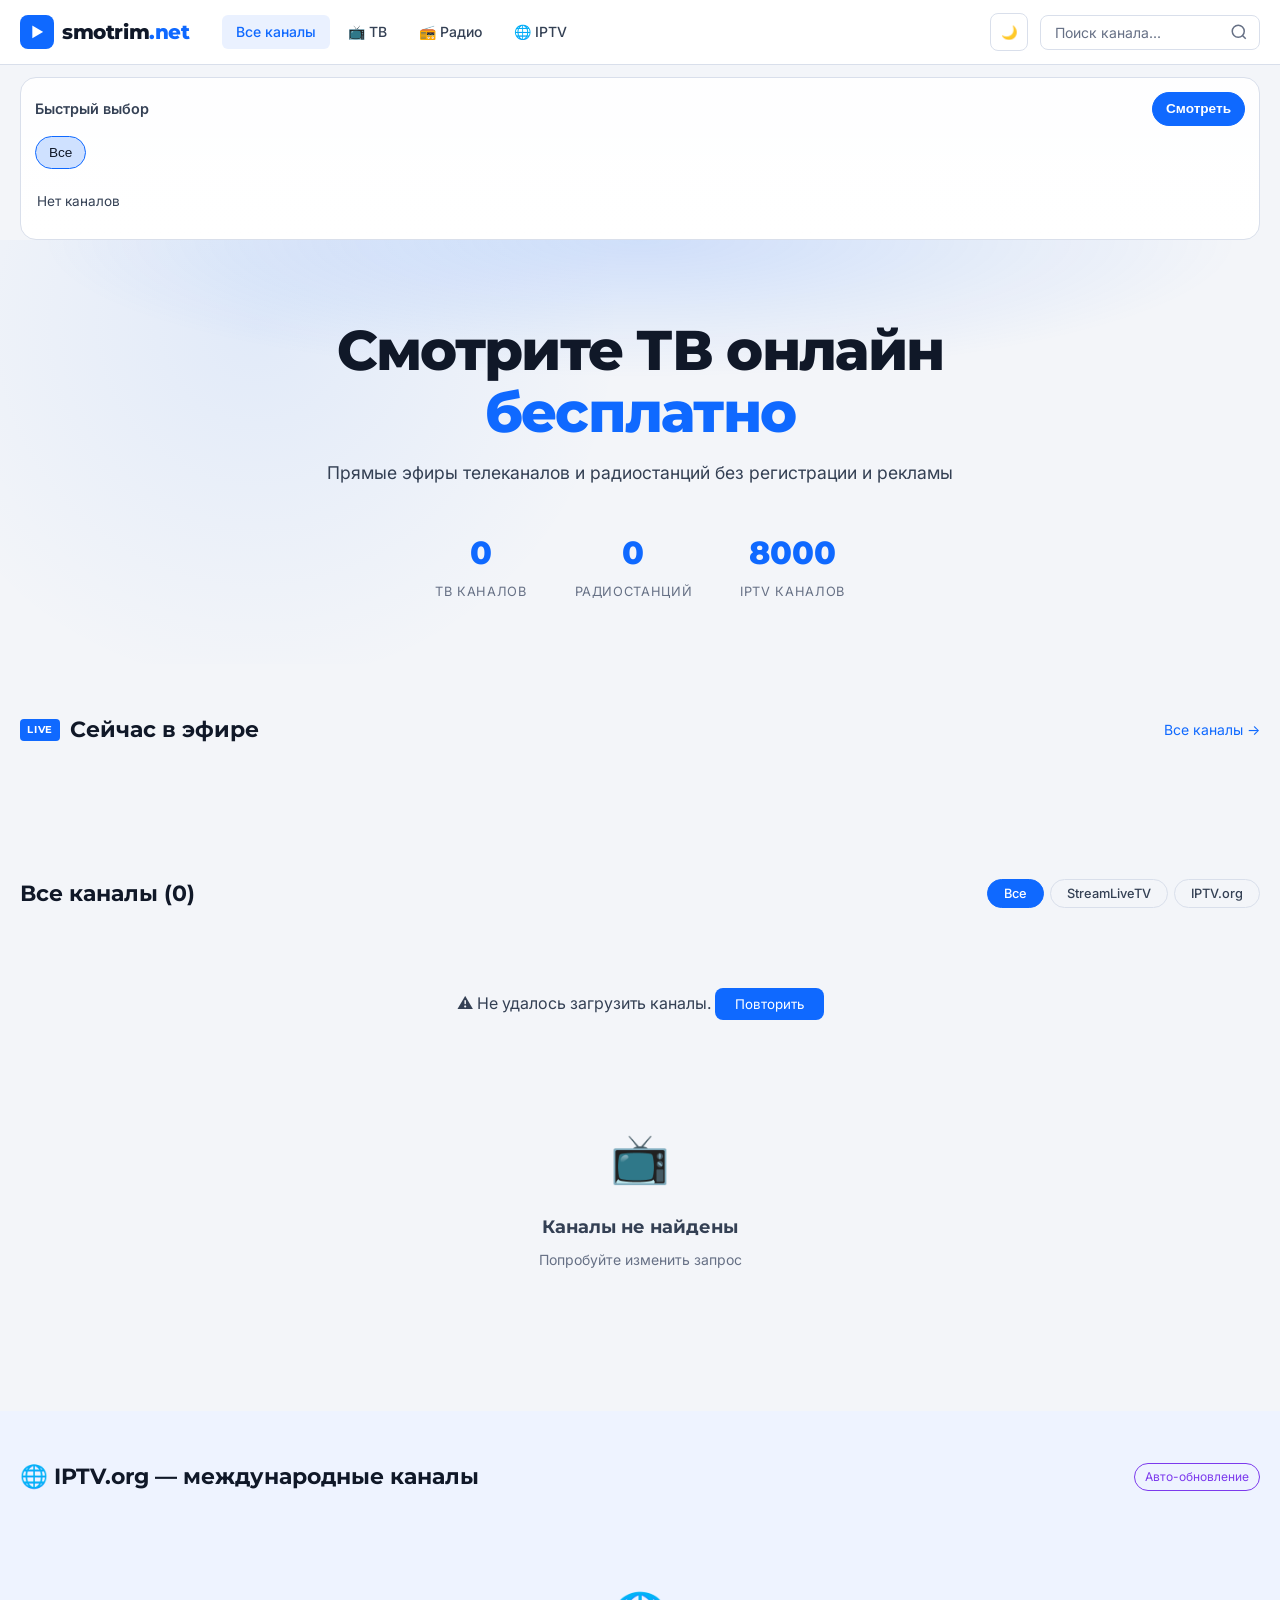
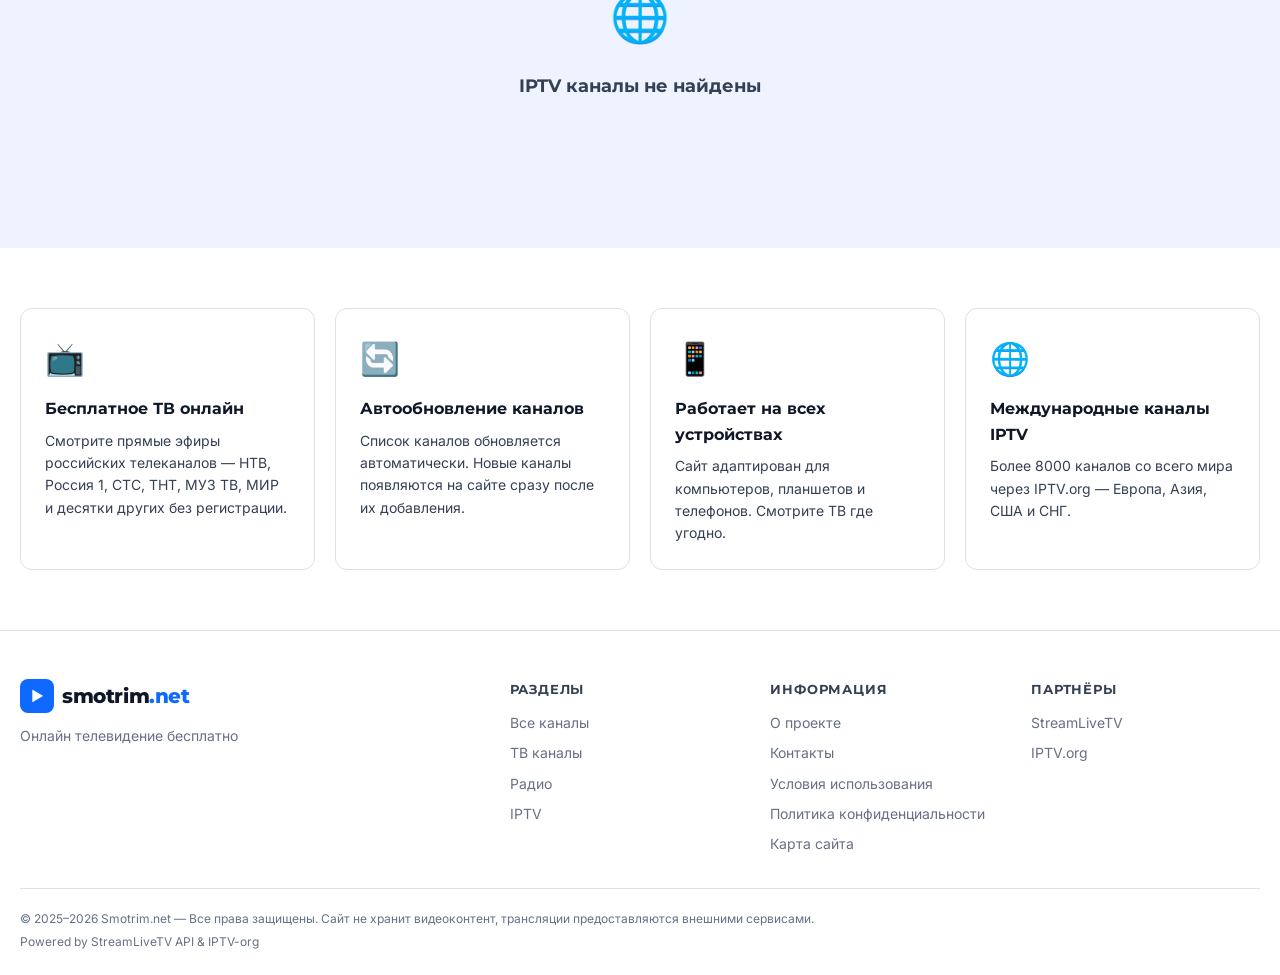
<file: index.html>
<!DOCTYPE html>
<html lang="ru">
<head>
  <meta charset="UTF-8">
  <meta name="viewport" content="width=device-width, initial-scale=1.0">
  <title>Smotrim.net — Смотреть ТВ онлайн бесплатно | Прямые эфиры каналов</title>
  <meta name="description" content="Smotrim.net — смотрите российское и зарубежное телевидение онлайн бесплатно. Прямые эфиры более 50 телеканалов без регистрации. Россия 1, НТВ, СТС, ТНТ, МУЗ ТВ и другие.">
  <meta name="keywords" content="смотреть тв онлайн, телевидение онлайн бесплатно, прямой эфир, российское тв онлайн, smotrim, стримлайв">
  <meta name="robots" content="index, follow">
  <meta name="author" content="Smotrim.net">
  <link rel="canonical" id="canonical-link" href="/">

  <!-- Open Graph -->
  <meta property="og:type" content="website">
  <meta property="og:url" id="og-url" content="/">
  <meta property="og:title" content="Smotrim.net — Смотреть ТВ онлайн бесплатно">
  <meta property="og:description" content="Прямые эфиры более 50 российских и зарубежных телеканалов бесплатно и без регистрации.">
  <meta property="og:image" content="/og-image.jpg">
  <meta property="og:locale" content="ru_RU">

  <!-- Twitter Card -->
  <meta name="twitter:card" content="summary_large_image">
  <meta name="twitter:title" content="Smotrim.net — ТВ онлайн">
  <meta name="twitter:description" content="Прямые эфиры телеканалов бесплатно">

  <!-- Schema.org -->
  <script type="application/ld+json" id="schema-json">
  {
    "@context": "https://schema.org",
    "@type": "WebSite",
    "name": "Smotrim.net",
    "url": "https://smotrim.net",
    "description": "Онлайн телевидение — прямые эфиры российских и зарубежных телеканалов бесплатно",
    "potentialAction": {
      "@type": "SearchAction",
      "target": "https://smotrim.net/search?q={search_term_string}",
      "query-input": "required name=search_term_string"
    }
  }
  </script>
  <script>
    (function applyDynamicSeoHost() {
      const origin = window.location.origin;
      const canonical = document.getElementById('canonical-link');
      if (canonical) canonical.href = `${origin}/`;
      const ogUrl = document.getElementById('og-url');
      if (ogUrl) ogUrl.content = `${origin}/`;
      const schemaEl = document.getElementById('schema-json');
      if (!schemaEl) return;
      try {
        const schema = JSON.parse(schemaEl.textContent);
        schema.url = `${origin}/`;
        if (schema.potentialAction) {
          schema.potentialAction.target = `${origin}/search?q={search_term_string}`;
        }
        schemaEl.textContent = JSON.stringify(schema);
      } catch (e) {
        console.warn('Schema JSON parse error', e);
      }
    })();
  </script>

  <link rel="preconnect" href="https://fonts.googleapis.com">
  <link rel="preconnect" href="https://fonts.gstatic.com" crossorigin>
  <link href="https://fonts.googleapis.com/css2?family=Montserrat:wght@400;500;600;700;800&family=Inter:wght@300;400;500&display=swap" rel="stylesheet">
  <link rel="stylesheet" href="/css/style.css">
  <link rel="icon" type="image/svg+xml" href="/favicon.svg">
</head>
<body>

<!-- HEADER -->
<header class="site-header" id="site-header">
  <div class="header-inner">
    <a href="/" class="logo" aria-label="Smotrim.net — главная">
      <span class="logo-icon">▶</span>
      <span class="logo-text">smotrim<span class="logo-dot">.net</span></span>
    </a>

    <nav class="main-nav" id="main-nav">
    <a href="/" class="nav-link active" data-filter="all">Все каналы</a>
      <a href="/tv" class="nav-link" data-filter="tv">📺 ТВ</a>
      <a href="/radio" class="nav-link" data-filter="radio">📻 Радио</a>
      <a href="/iptv" class="nav-link" data-filter="iptv">🌐 IPTV</a>
    </nav>

    <div class="header-right">
      <button class="theme-toggle" id="theme-toggle" type="button" aria-label="Переключить тему">🌙</button>
      <div class="search-wrap">
        <input type="search" id="search-input" class="search-input" placeholder="Поиск канала..." autocomplete="off">
        <button class="search-btn" aria-label="Поиск">
          <svg width="18" height="18" fill="none" stroke="currentColor" stroke-width="2" viewBox="0 0 24 24"><circle cx="11" cy="11" r="8"/><path d="m21 21-4.35-4.35"/></svg>
        </button>
      </div>
      <button class="burger-btn" id="burger-btn" aria-label="Меню">
        <span></span><span></span><span></span>
      </button>
    </div>
  </div>
</header>

<!-- QUICK CHANNEL CAROUSEL -->
<section class="quick-picker-section" aria-label="Быстрый выбор канала">
  <div class="container">
    <div class="quick-picker">
      <div class="quick-picker-head">
        <p class="quick-title">Быстрый выбор</p>
        <button id="open-selected-channel" class="quick-open-btn" type="button">Смотреть</button>
      </div>
      <div class="quick-categories" id="category-select" role="tablist" aria-label="Категории каналов"></div>
      <div class="quick-channels" id="channel-select" aria-label="Список каналов"></div>
    </div>
  </div>
</section>

<!-- HERO BANNER -->
<section class="hero" id="hero">
  <div class="hero-content">
    <h1 class="hero-title">Смотрите ТВ онлайн <span class="hero-accent">бесплатно</span></h1>
    <p class="hero-subtitle">Прямые эфиры телеканалов и радиостанций без регистрации и рекламы</p>
    <div class="hero-stats" id="hero-stats">
      <div class="stat"><span class="stat-num" id="stat-tv">—</span><span class="stat-label">ТВ каналов</span></div>
      <div class="stat"><span class="stat-num" id="stat-radio">—</span><span class="stat-label">Радиостанций</span></div>
      <div class="stat"><span class="stat-num" id="stat-iptv">—</span><span class="stat-label">IPTV каналов</span></div>
    </div>
  </div>
  <div class="hero-bg"></div>
</section>

<!-- FEATURED / LIVE NOW -->
<section class="section live-section" id="live-section">
  <div class="container">
    <div class="section-header">
      <h2 class="section-title"><span class="live-badge-inline">LIVE</span> Сейчас в эфире</h2>
      <a href="#all-channels" class="see-all">Все каналы →</a>
    </div>
    <div class="featured-grid" id="featured-grid">
      <!-- filled by JS -->
    </div>
  </div>
</section>

<!-- ALL CHANNELS -->
<section class="section" id="all-channels">
  <div class="container">
    <div class="section-header">
      <h2 class="section-title" id="channels-title">Все каналы</h2>
      <div class="filter-tabs" id="filter-tabs">
        <button class="ftab active" data-source="all">Все</button>
        <button class="ftab" data-source="streamlivetv">StreamLiveTV</button>
        <button class="ftab" data-source="iptv">IPTV.org</button>
      </div>
    </div>

    <!-- Loading -->
    <div class="loading-state" id="loading-state">
      <div class="spinner"></div>
      <p>Загружаем каналы...</p>
    </div>

    <!-- Error -->
    <div class="error-state hidden" id="error-state">
      <p>⚠️ Не удалось загрузить каналы. <button onclick="loadChannels()">Повторить</button></p>
    </div>

    <!-- Channels grid -->
    <div class="channels-grid" id="channels-grid">
      <!-- filled by JS -->
    </div>

    <!-- Pagination -->
    <div class="pagination" id="pagination"></div>
  </div>
</section>

<!-- PLAYER MODAL -->
<div class="player-overlay" id="player-overlay" role="dialog" aria-modal="true" aria-labelledby="player-title">
  <div class="player-modal">
    <div class="player-header">
      <div class="player-title-wrap">
        <span class="live-dot-animated"></span>
        <h2 class="player-channel-name" id="player-title">Канал</h2>
      </div>
      <button class="player-close" id="player-close" aria-label="Закрыть">✕</button>
    </div>
    <div class="player-body">
      <div class="player-frame-wrap" id="player-frame-wrap">
        <div class="player-source-switcher" id="player-source-switcher" aria-label="Источник плеера"></div>
        <iframe id="player-iframe" src="" allowfullscreen allow="autoplay; fullscreen; picture-in-picture" frameborder="0" title="Прямой эфир"></iframe>
      </div>
      <div class="player-info" id="player-info">
        <p class="player-desc" id="player-desc"></p>
        <div class="player-meta" id="player-meta"></div>
        <button class="player-fav-btn" id="player-fav-btn" type="button">☆ В избранное</button>
        <a class="player-fullpage-btn" id="player-fullpage-btn" href="#" target="_blank">
          ⛶ Открыть на полный экран
        </a>
      </div>
    </div>
  </div>
</div>

<!-- IPTV section -->
<section class="section iptv-section" id="iptv-channels-section">
  <div class="container">
    <div class="section-header">
      <h2 class="section-title">🌐 IPTV.org — международные каналы</h2>
      <span class="section-badge">Авто-обновление</span>
    </div>
    <div class="loading-state" id="iptv-loading">
      <div class="spinner"></div><p>Загружаем IPTV...</p>
    </div>
    <div class="channels-grid" id="iptv-grid"></div>
    <div class="pagination" id="iptv-pagination"></div>
  </div>
</section>

<!-- ABOUT SEO SECTION -->
<section class="about-section">
  <div class="container">
    <div class="about-grid">
      <div class="about-card">
        <div class="about-icon">📺</div>
        <h3>Бесплатное ТВ онлайн</h3>
        <p>Смотрите прямые эфиры российских телеканалов — НТВ, Россия 1, СТС, ТНТ, МУЗ ТВ, МИР и десятки других без регистрации.</p>
      </div>
      <div class="about-card">
        <div class="about-icon">🔄</div>
        <h3>Автообновление каналов</h3>
        <p>Список каналов обновляется автоматически. Новые каналы появляются на сайте сразу после их добавления.</p>
      </div>
      <div class="about-card">
        <div class="about-icon">📱</div>
        <h3>Работает на всех устройствах</h3>
        <p>Сайт адаптирован для компьютеров, планшетов и телефонов. Смотрите ТВ где угодно.</p>
      </div>
      <div class="about-card">
        <div class="about-icon">🌐</div>
        <h3>Международные каналы IPTV</h3>
        <p>Более 8000 каналов со всего мира через IPTV.org — Европа, Азия, США и СНГ.</p>
      </div>
    </div>
  </div>
</section>

<!-- FOOTER -->
<footer class="site-footer">
  <div class="container">
    <div class="footer-grid">
      <div class="footer-brand">
        <a href="/" class="logo footer-logo">
          <span class="logo-icon">▶</span>
          <span class="logo-text">smotrim<span class="logo-dot">.net</span></span>
        </a>
        <p class="footer-tagline">Онлайн телевидение бесплатно</p>
      </div>
      <div class="footer-links">
        <h4>Разделы</h4>
        <a href="/">Все каналы</a>
        <a href="/tv">ТВ каналы</a>
        <a href="/radio">Радио</a>
        <a href="/iptv">IPTV</a>
      </div>
      <div class="footer-links">
        <h4>Информация</h4>
        <a href="/about.html">О проекте</a>
        <a href="/contacts.html">Контакты</a>
        <a href="/terms.html">Условия использования</a>
        <a href="/privacy.html">Политика конфиденциальности</a>
        <a href="/sitemap.xml">Карта сайта</a>
      </div>
      <div class="footer-links">
        <h4>Партнёры</h4>
        <a href="https://stlivetv.tatnet.app" target="_blank" rel="noopener">StreamLiveTV</a>
        <a href="https://iptv-org.github.io" target="_blank" rel="noopener">IPTV.org</a>
      </div>
    </div>
    <div class="footer-bottom">
      <p>© 2025–2026 Smotrim.net — Все права защищены. Сайт не хранит видеоконтент, трансляции предоставляются внешними сервисами.</p>
      <p>Powered by StreamLiveTV API &amp; IPTV-org</p>
    </div>
  </div>
</footer>

<nav class="mobile-nav" id="mobile-nav" aria-label="Мобильная навигация">
  <a href="/" class="mobile-nav-link active" data-filter="all">🏠<span>Все</span></a>
  <a href="/tv" class="mobile-nav-link" data-filter="tv">📺<span>ТВ</span></a>
  <a href="/radio" class="mobile-nav-link" data-filter="radio">📻<span>Радио</span></a>
  <a href="/iptv" class="mobile-nav-link" data-filter="iptv">🌐<span>IPTV</span></a>
  <button class="mobile-nav-link" id="mobile-open-favorites" type="button">⭐<span>Избранное</span></button>
</nav>

<script src="/js/app.js"></script>
</body>
</html>
</file>
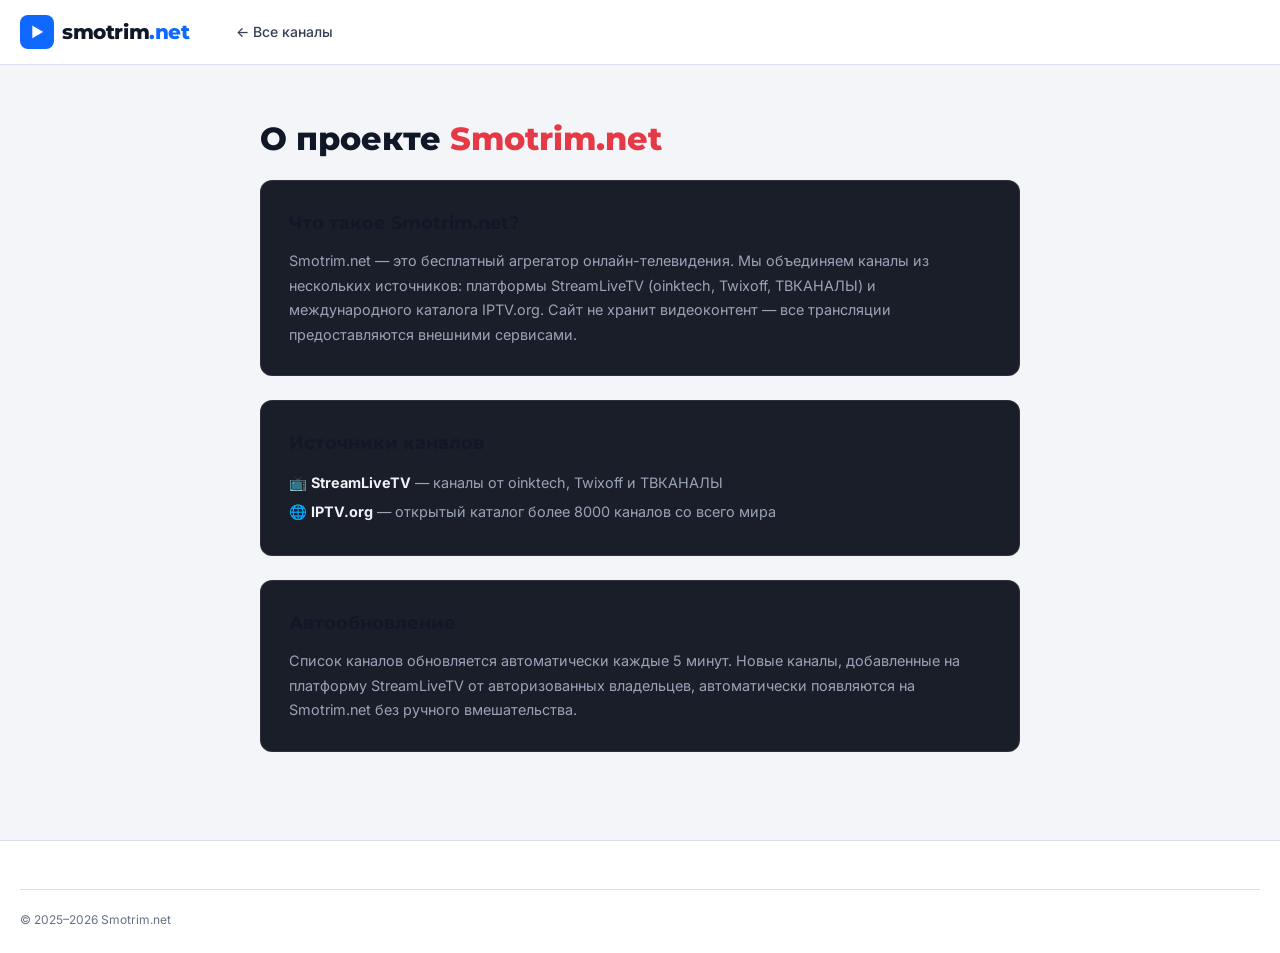
<file: about.html>
<!DOCTYPE html>
<html lang="ru">
<head>
  <meta charset="UTF-8">
  <meta name="viewport" content="width=device-width, initial-scale=1.0">
  <title>О проекте Smotrim.net — Бесплатное ТВ онлайн</title>
  <meta name="description" content="Smotrim.net — бесплатный сервис онлайн-телевидения. Прямые эфиры российских и зарубежных телеканалов без регистрации. О проекте, цели, источники.">
  <meta name="robots" content="index, follow">
  <link rel="canonical" href="https://smotrim.net/about.html">
  <link rel="preconnect" href="https://fonts.googleapis.com">
  <link href="https://fonts.googleapis.com/css2?family=Montserrat:wght@700;800&family=Inter:wght@300;400;500&display=swap" rel="stylesheet">
  <link rel="stylesheet" href="/css/style.css">
  <link rel="icon" type="image/svg+xml" href="/favicon.svg">
  <script type="application/ld+json">
  {
    "@context": "https://schema.org",
    "@type": "AboutPage",
    "name": "О проекте Smotrim.net",
    "url": "https://smotrim.net/about",
    "description": "Smotrim.net — бесплатный сервис для просмотра телевидения онлайн",
    "publisher": {
      "@type": "Organization",
      "name": "Smotrim.net",
      "url": "https://smotrim.net"
    }
  }
  </script>
</head>
<body>
<header class="site-header">
  <div class="header-inner">
    <a href="/" class="logo"><span class="logo-icon">▶</span><span class="logo-text">smotrim<span class="logo-dot">.net</span></span></a>
    <nav class="main-nav"><a href="/" class="nav-link">← Все каналы</a></nav>
  </div>
</header>

<div class="container" style="padding:48px 20px;max-width:800px;">
  <h1 style="font-family:'Montserrat',sans-serif;font-size:2rem;font-weight:800;margin-bottom:16px;">О проекте <span style="color:#e63946;">Smotrim.net</span></h1>
  
  <div style="background:#1a1e28;border-radius:12px;border:1px solid rgba(255,255,255,0.08);padding:28px;margin-bottom:24px;">
    <h2 style="font-family:'Montserrat',sans-serif;font-size:1.1rem;font-weight:700;margin-bottom:12px;">Что такое Smotrim.net?</h2>
    <p style="color:#9aa3b8;line-height:1.7;font-size:0.9rem;">Smotrim.net — это бесплатный агрегатор онлайн-телевидения. Мы объединяем каналы из нескольких источников: платформы StreamLiveTV (oinktech, Twixoff, ТВКАНАЛЫ) и международного каталога IPTV.org. Сайт не хранит видеоконтент — все трансляции предоставляются внешними сервисами.</p>
  </div>

  <div style="background:#1a1e28;border-radius:12px;border:1px solid rgba(255,255,255,0.08);padding:28px;margin-bottom:24px;">
    <h2 style="font-family:'Montserrat',sans-serif;font-size:1.1rem;font-weight:700;margin-bottom:12px;">Источники каналов</h2>
    <ul style="color:#9aa3b8;line-height:2;font-size:0.9rem;list-style:none;">
      <li>📺 <strong style="color:#f0f2f8;">StreamLiveTV</strong> — каналы от oinktech, Twixoff и ТВКАНАЛЫ</li>
      <li>🌐 <strong style="color:#f0f2f8;">IPTV.org</strong> — открытый каталог более 8000 каналов со всего мира</li>
    </ul>
  </div>

  <div style="background:#1a1e28;border-radius:12px;border:1px solid rgba(255,255,255,0.08);padding:28px;">
    <h2 style="font-family:'Montserrat',sans-serif;font-size:1.1rem;font-weight:700;margin-bottom:12px;">Автообновление</h2>
    <p style="color:#9aa3b8;line-height:1.7;font-size:0.9rem;">Список каналов обновляется автоматически каждые 5 минут. Новые каналы, добавленные на платформу StreamLiveTV от авторизованных владельцев, автоматически появляются на Smotrim.net без ручного вмешательства.</p>
  </div>
</div>

<footer class="site-footer" style="margin-top:40px;">
  <div class="container"><div class="footer-bottom"><p>© 2025–2026 Smotrim.net</p></div></div>
</footer>
</body>
</html>
</file>
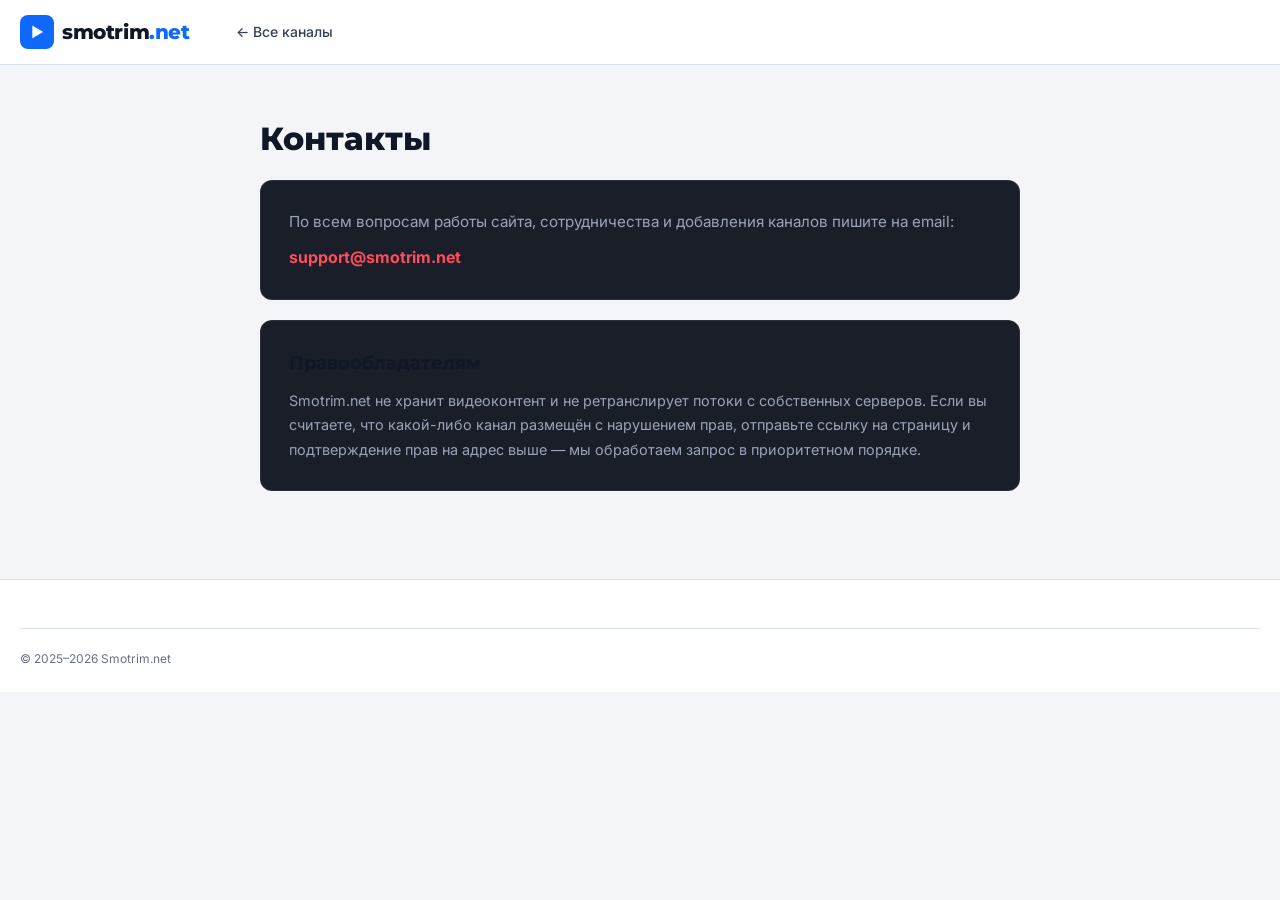
<file: contacts.html>
<!DOCTYPE html>
<html lang="ru">
<head>
  <meta charset="UTF-8">
  <meta name="viewport" content="width=device-width, initial-scale=1.0">
  <title>Контакты — Smotrim.net</title>
  <meta name="description" content="Контакты Smotrim.net: вопросы по сайту, правообладателям и размещению каналов.">
  <meta name="robots" content="index, follow">
  <link rel="canonical" href="https://smotrim.net/contacts.html">
  <link rel="preconnect" href="https://fonts.googleapis.com">
  <link href="https://fonts.googleapis.com/css2?family=Montserrat:wght@700;800&family=Inter:wght@300;400;500&display=swap" rel="stylesheet">
  <link rel="stylesheet" href="/css/style.css">
  <link rel="icon" type="image/svg+xml" href="/favicon.svg">
</head>
<body>
<header class="site-header">
  <div class="header-inner">
    <a href="/" class="logo"><span class="logo-icon">▶</span><span class="logo-text">smotrim<span class="logo-dot">.net</span></span></a>
    <nav class="main-nav"><a href="/" class="nav-link">← Все каналы</a></nav>
  </div>
</header>

<div class="container" style="padding:48px 20px;max-width:800px;">
  <h1 style="font-family:'Montserrat',sans-serif;font-size:2rem;font-weight:800;margin-bottom:16px;">Контакты</h1>
  <div style="background:#1a1e28;border-radius:12px;border:1px solid rgba(255,255,255,0.08);padding:28px;margin-bottom:20px;">
    <p style="color:#9aa3b8;line-height:1.7;font-size:0.95rem;">По всем вопросам работы сайта, сотрудничества и добавления каналов пишите на email:</p>
    <p style="margin-top:10px;"><a href="mailto:support@smotrim.net" style="color:#ff4d5d;font-weight:700;text-decoration:none;">support@smotrim.net</a></p>
  </div>
  <div style="background:#1a1e28;border-radius:12px;border:1px solid rgba(255,255,255,0.08);padding:28px;">
    <h2 style="font-family:'Montserrat',sans-serif;font-size:1.1rem;font-weight:700;margin-bottom:12px;">Правообладателям</h2>
    <p style="color:#9aa3b8;line-height:1.7;font-size:0.9rem;">Smotrim.net не хранит видеоконтент и не ретранслирует потоки с собственных серверов. Если вы считаете, что какой-либо канал размещён с нарушением прав, отправьте ссылку на страницу и подтверждение прав на адрес выше — мы обработаем запрос в приоритетном порядке.</p>
  </div>
</div>

<footer class="site-footer" style="margin-top:40px;">
  <div class="container"><div class="footer-bottom"><p>© 2025–2026 Smotrim.net</p></div></div>
</footer>
</body>
</html>
</file>
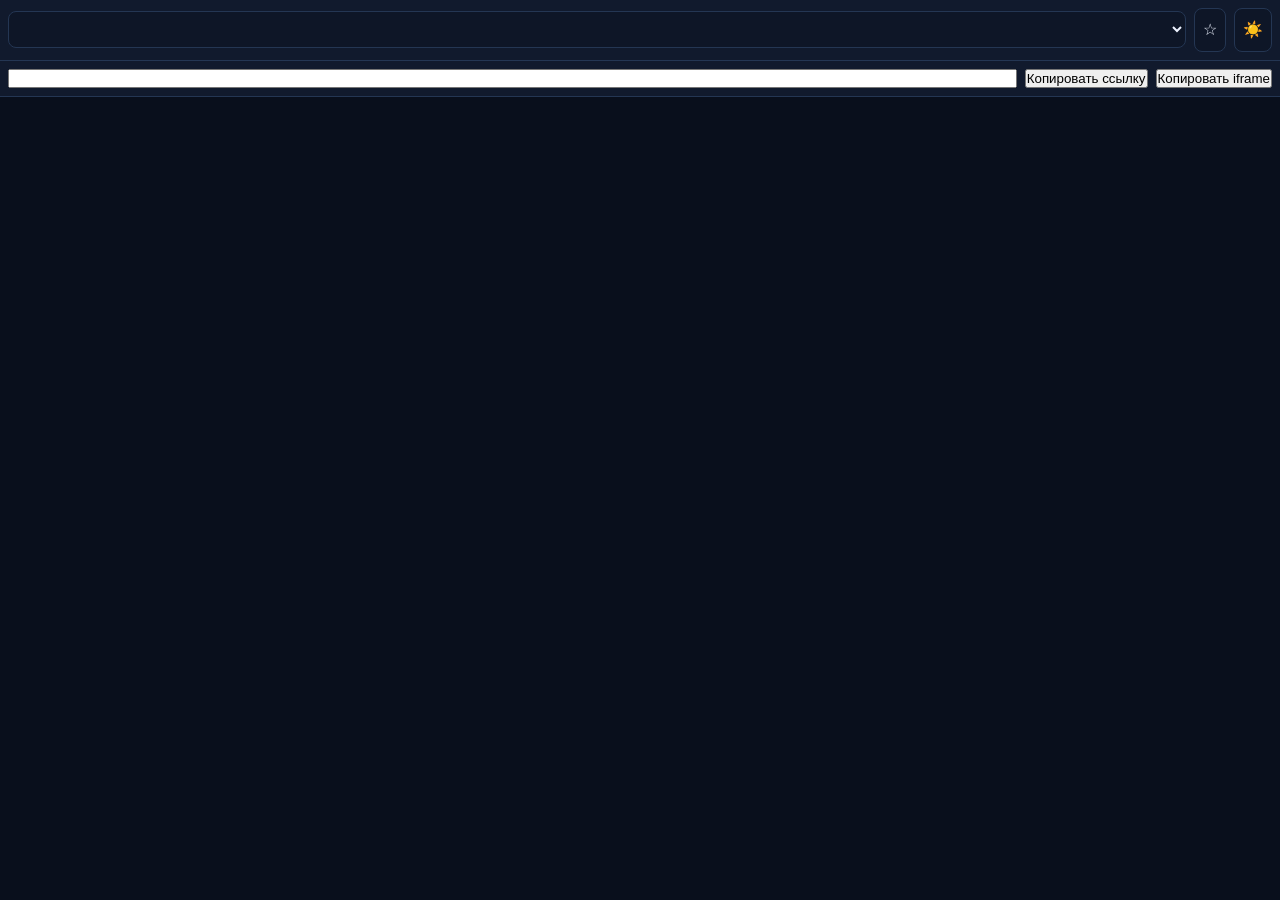
<file: embed.html>
<!DOCTYPE html>
<html lang="ru">
<head>
  <meta charset="UTF-8">
  <meta name="viewport" content="width=device-width, initial-scale=1.0">
  <title>Smotrim.net Embed Player</title>
  <meta name="robots" content="noindex, nofollow">
  <link rel="stylesheet" href="/css/style.css">
  <style>
    html, body { height: 100%; }
    body { margin: 0; }
    .embed-shell { min-height: 100%; display: flex; flex-direction: column; background: var(--bg); }
    .embed-top {
      display: flex;
      gap: 8px;
      flex-wrap: wrap;
      padding: 8px;
      border-bottom: 1px solid var(--border);
      background: var(--surface);
      align-items: center;
    }
    .embed-top select, .embed-top button, .embed-top input {
      border: 1px solid var(--border);
      background: var(--bg2);
      color: var(--text);
      border-radius: 8px;
      padding: 8px;
      font: inherit;
    }
    .embed-top select { min-width: 180px; flex: 1 1 280px; }
    .embed-actions { display: flex; flex-wrap: wrap; gap: 8px; }
    .embed-copy-wrap {
      display: grid;
      grid-template-columns: minmax(0, 1fr) auto auto;
      gap: 8px;
      padding: 8px;
      border-bottom: 1px solid var(--border);
      background: var(--surface);
    }
    .embed-copy-wrap input {
      min-width: 0;
      width: 100%;
      font-size: 0.82rem;
    }
    #embed-copy-status { font-size: 0.75rem; color: var(--text2); min-height: 1.2em; padding: 0 8px 8px; }
    .embed-player { flex: 1; position: relative; }
    .embed-player iframe { position: absolute; inset: 0; width: 100%; height: 100%; border: 0; }
    @media (max-width: 700px) {
      .embed-top select { flex-basis: 100%; }
      .embed-copy-wrap { grid-template-columns: 1fr; }
      .embed-copy-wrap button { width: 100%; }
      .embed-actions { width: 100%; }
      .embed-actions button { flex: 1; }
    }
  </style>
</head>
<body>
  <div class="embed-shell">
    <div class="embed-top">
      <select id="embed-channel"></select>
      <div class="embed-actions">
        <button id="embed-favorite">☆</button>
        <button id="embed-theme">🌙</button>
      </div>
    </div>
    <div class="embed-copy-wrap">
      <input id="embed-link" readonly aria-label="Ссылка на embed">
      <button id="embed-copy-link" type="button">Копировать ссылку</button>
      <button id="embed-copy-code" type="button">Копировать iframe</button>
    </div>
    <div id="embed-copy-status" aria-live="polite"></div>
    <div class="embed-player" id="embed-player"></div>
  </div>

<script>
const CONFIG = {
  api: 'https://aqeleulwobgamdffkfri.supabase.co/functions/v1/public-channels',
  allowedOwners: ['oinktech', 'Twixoff', 'ТВКАНАЛЫ']
};
const state = { channels: [], active: null, profile: { favorites: {}, theme: 'dark' } };
const qs = s => document.querySelector(s);

function saveProfile() { localStorage.setItem('smotrim_profile_v1', JSON.stringify(state.profile)); }
function loadProfile() {
  try {
    const raw = localStorage.getItem('smotrim_profile_v1');
    if (!raw) return;
    const p = JSON.parse(raw);
    state.profile.favorites = p.favorites || {};
    state.profile.theme = p.theme || 'dark';
  } catch(_) {}
}

function applyTheme(theme) {
  document.body.dataset.theme = theme;
  qs('#embed-theme').textContent = theme === 'dark' ? '☀️' : '🌙';
}

function slugify(s='') { return s.toLowerCase().replace(/[^a-z0-9а-яё]+/gi,'-').replace(/-+/g,'-').replace(/^-+|-+$/g,''); }
function escapeAttr(s='') { return String(s).replace(/"/g, '&quot;'); }

function renderPlayer() {
  if (!state.active) return;
  const embedUrl = getEmbedUrl(state.active.id);
  qs('#embed-player').innerHTML = `<iframe src="${embedUrl}" allowfullscreen allow="autoplay; fullscreen; picture-in-picture"></iframe>`;
  qs('#embed-link').value = embedUrl;
  const key = `stream:${state.active.id}`;
  qs('#embed-favorite').textContent = state.profile.favorites[key] ? '★' : '☆';
}

function getEmbedUrl(channelId) {
  return `https://stlivetv.tatnet.app/embed/${encodeURIComponent(channelId)}`;
}

function setChannel(id) {
  const selected = state.channels.find(c => c.id === id);
  if (!selected) return;
  state.active = selected;
  localStorage.setItem('smotrim_embed_last_channel', id);
  renderPlayer();
}

async function loadChannels() {
  let list = [];
  let page = 1;
  while (page <= 8) {
    const res = await fetch(`${CONFIG.api}?page=${page}&limit=80`);
    const json = await res.json();
    list = list.concat(json.data || []);
    if (page >= (json.pagination?.total_pages || 1)) break;
    page++;
  }
  state.channels = list.filter(c => CONFIG.allowedOwners.some(o => o.toLowerCase() === (c.owner?.username||'').toLowerCase()));
  const select = qs('#embed-channel');
  select.innerHTML = state.channels.map(c => `<option value="${c.id}">${c.title}</option>`).join('');
  const requested = new URLSearchParams(window.location.search).get('channel') || localStorage.getItem('smotrim_embed_last_channel') || state.channels[0]?.id;
  if (requested) {
    select.value = requested;
    setChannel(requested);
  }
  select.addEventListener('change', () => setChannel(select.value));
}

qs('#embed-favorite').addEventListener('click', () => {
  if (!state.active) return;
  const key = `stream:${state.active.id}`;
  if (state.profile.favorites[key]) delete state.profile.favorites[key];
  else state.profile.favorites[key] = { title: state.active.title, type: 'stream' };
  saveProfile();
  renderPlayer();
});

qs('#embed-theme').addEventListener('click', () => {
  state.profile.theme = state.profile.theme === 'dark' ? 'light' : 'dark';
  applyTheme(state.profile.theme);
  saveProfile();
});

async function copyText(text, successLabel) {
  const status = qs('#embed-copy-status');
  if (!text) return;
  try {
    if (navigator.clipboard?.writeText) {
      await navigator.clipboard.writeText(text);
    } else {
      const helper = document.createElement('textarea');
      helper.value = text;
      helper.style.position = 'fixed';
      helper.style.left = '-9999px';
      document.body.appendChild(helper);
      helper.focus();
      helper.select();
      document.execCommand('copy');
      helper.remove();
    }
    status.textContent = `${successLabel} скопировано`;
  } catch (_) {
    status.textContent = 'Не удалось скопировать автоматически. Скопируйте вручную.';
  }
}

qs('#embed-copy-link').addEventListener('click', () => {
  copyText(qs('#embed-link').value, 'Ссылка');
});

qs('#embed-copy-code').addEventListener('click', () => {
  const url = qs('#embed-link').value;
  const title = state.active?.title || 'Smotrim.net канал';
  const iframeCode = `<iframe src="${url}" allowfullscreen allow="autoplay; fullscreen; picture-in-picture" title="${escapeAttr(title)}"></iframe>`;
  copyText(iframeCode, 'Iframe-код');
});

(async function init() {
  loadProfile();
  applyTheme(state.profile.theme);
  await loadChannels();
})();
</script>
</body>
</html>
</file>
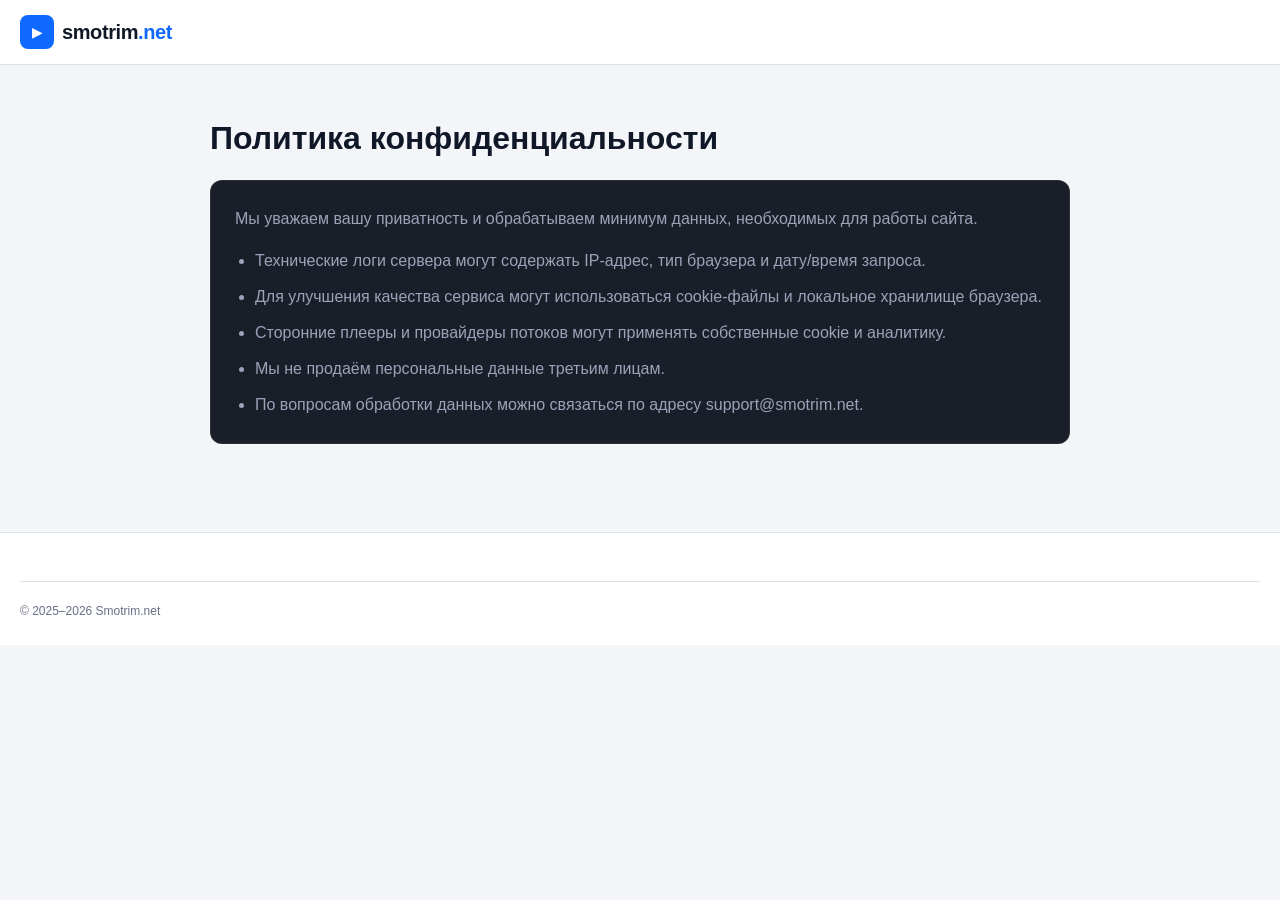
<file: privacy.html>
<!DOCTYPE html>
<html lang="ru">
<head>
  <meta charset="UTF-8">
  <meta name="viewport" content="width=device-width, initial-scale=1.0">
  <title>Политика конфиденциальности — Smotrim.net</title>
  <meta name="description" content="Политика конфиденциальности Smotrim.net.">
  <meta name="robots" content="index, follow">
  <link rel="canonical" href="https://smotrim.net/privacy.html">
  <link rel="stylesheet" href="/css/style.css">
  <link rel="icon" type="image/svg+xml" href="/favicon.svg">
</head>
<body>
<header class="site-header"><div class="header-inner"><a href="/" class="logo"><span class="logo-icon">▶</span><span class="logo-text">smotrim<span class="logo-dot">.net</span></span></a></div></header>
<div class="container" style="padding:48px 20px;max-width:900px;">
  <h1 style="font-family:var(--font-head);font-size:2rem;margin-bottom:16px;">Политика конфиденциальности</h1>
  <div style="background:#1a1e28;border:1px solid rgba(255,255,255,0.08);border-radius:12px;padding:24px;color:#9aa3b8;line-height:1.75;">
    <p>Мы уважаем вашу приватность и обрабатываем минимум данных, необходимых для работы сайта.</p>
    <ul style="margin:14px 0 0 20px;display:grid;gap:8px;">
      <li>Технические логи сервера могут содержать IP-адрес, тип браузера и дату/время запроса.</li>
      <li>Для улучшения качества сервиса могут использоваться cookie-файлы и локальное хранилище браузера.</li>
      <li>Сторонние плееры и провайдеры потоков могут применять собственные cookie и аналитику.</li>
      <li>Мы не продаём персональные данные третьим лицам.</li>
      <li>По вопросам обработки данных можно связаться по адресу support@smotrim.net.</li>
    </ul>
  </div>
</div>
<footer class="site-footer" style="margin-top:40px;"><div class="container"><div class="footer-bottom"><p>© 2025–2026 Smotrim.net</p></div></div></footer>
</body>
</html>
</file>
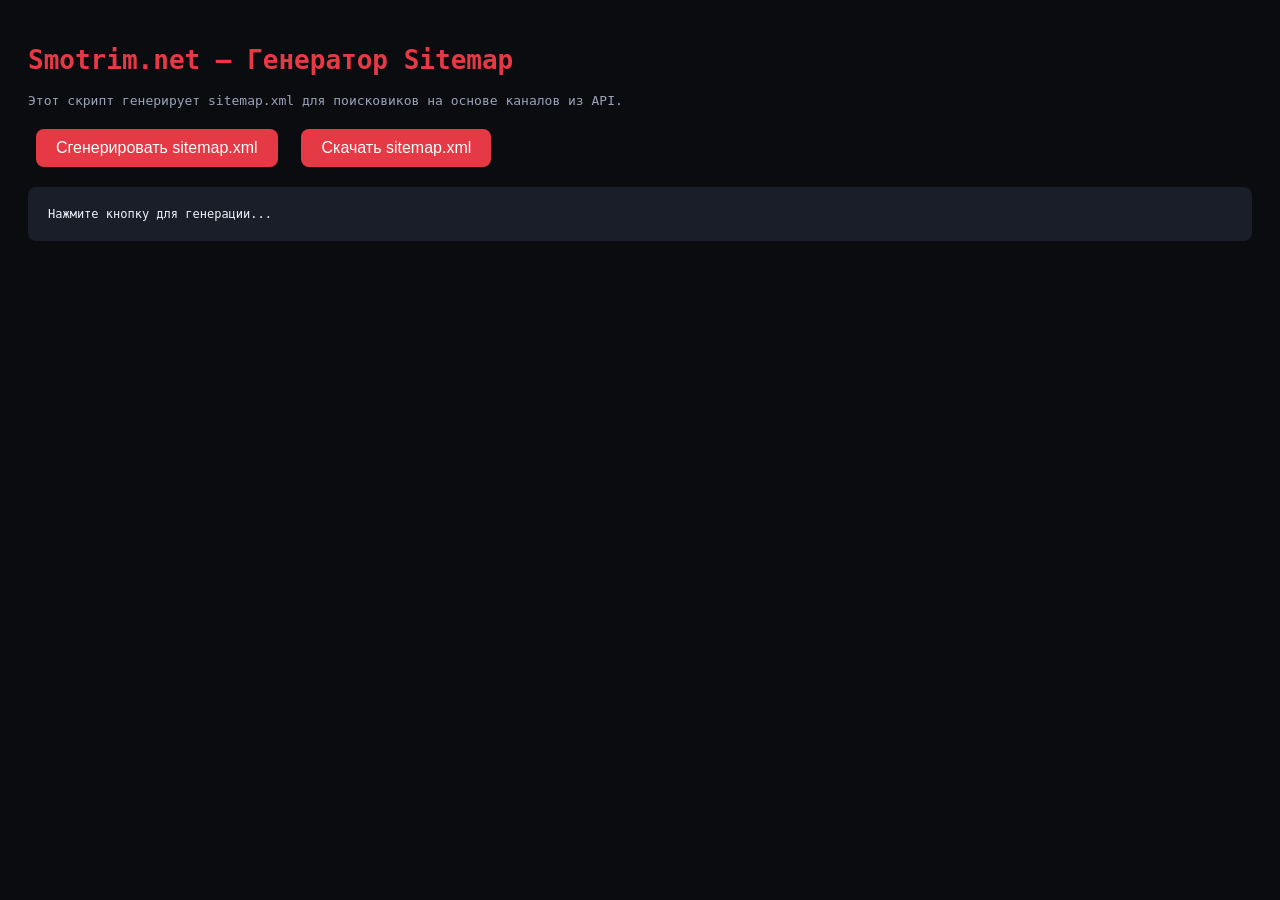
<file: sitemap-generator.html>
<!DOCTYPE html>
<html lang="ru">
<head>
  <meta charset="UTF-8">
  <title>Генератор Sitemap — Smotrim.net</title>
  <style>
    body { font-family: monospace; background: #0a0c10; color: #9aa3b8; padding: 20px; }
    h1 { color: #e63946; }
    .btn { background: #e63946; color: #fff; border: none; padding: 10px 20px; border-radius: 8px; cursor: pointer; font-size: 1rem; margin: 8px; }
    pre { background: #1a1e28; padding: 20px; border-radius: 8px; overflow: auto; max-height: 400px; color: #f0f2f8; font-size: 0.75rem; }
    a { color: #e63946; }
  </style>
</head>
<body>
<h1>Smotrim.net — Генератор Sitemap</h1>
<p>Этот скрипт генерирует sitemap.xml для поисковиков на основе каналов из API.</p>
<button class="btn" onclick="generateSitemap()">Сгенерировать sitemap.xml</button>
<button class="btn" onclick="downloadSitemap()">Скачать sitemap.xml</button>
<pre id="output">Нажмите кнопку для генерации...</pre>

<script>
const CONFIG = {
  streamApiUrl: 'https://aqeleulwobgamdffkfri.supabase.co/functions/v1/public-channels',
  allowedOwners: ['oinktech', 'Twixoff', 'ТВКАНАЛЫ'],
  siteUrl: window.location.origin
};

function slugify(str) {
  return str.toLowerCase()
    .replace(/[а-яёА-ЯЁ]/g, ch => {
      const m = {'а':'a','б':'b','в':'v','г':'g','д':'d','е':'e','ё':'yo','ж':'zh','з':'z','и':'i','й':'y','к':'k','л':'l','м':'m','н':'n','о':'o','п':'p','р':'r','с':'s','т':'t','у':'u','ф':'f','х':'h','ц':'ts','ч':'ch','ш':'sh','щ':'sch','ъ':'','ы':'y','ь':'','э':'e','ю':'yu','я':'ya'};
      return m[ch] || ch;
    })
    .replace(/[^a-z0-9]+/g, '-').replace(/^-+|-+$/g, '');
}

let sitemapXml = '';

async function generateSitemap() {
  document.getElementById('output').textContent = 'Загружаем каналы из API...';
  
  let channels = [];
  let page = 1, totalPages = 1;
  while (page <= totalPages && page <= 10) {
    const res = await fetch(`${CONFIG.streamApiUrl}?page=${page}&limit=50`);
    const json = await res.json();
    channels = [...channels, ...(json.data || [])];
    totalPages = json.pagination?.total_pages || 1;
    page++;
  }

  const allowed = channels.filter(c =>
    CONFIG.allowedOwners.some(o => o.toLowerCase() === (c.owner?.username||'').toLowerCase())
  );

  const today = new Date().toISOString().split('T')[0];

  const staticUrls = [
    { url: '/', priority: '1.0', freq: 'daily' },
    { url: '/tv', priority: '0.9', freq: 'daily' },
    { url: '/radio', priority: '0.9', freq: 'daily' },
    { url: '/iptv', priority: '0.8', freq: 'weekly' },
    { url: '/about', priority: '0.5', freq: 'monthly' },
  ];

  sitemapXml = `<?xml version="1.0" encoding="UTF-8"?>
<urlset xmlns="http://www.sitemaps.org/schemas/sitemap/0.9"
        xmlns:video="http://www.google.com/schemas/sitemap-video/1.1">

  <!-- Static pages -->
  ${staticUrls.map(u => `<url>
    <loc>${CONFIG.siteUrl}${u.url}</loc>
    <lastmod>${today}</lastmod>
    <changefreq>${u.freq}</changefreq>
    <priority>${u.priority}</priority>
  </url>`).join('\n  ')}

  <!-- Channel pages -->
  ${allowed.map(ch => `<url>
    <loc>${CONFIG.siteUrl}/watch/${slugify(ch.title)}</loc>
    <lastmod>${ch.updated_at ? ch.updated_at.split('T')[0] : today}</lastmod>
    <changefreq>always</changefreq>
    <priority>0.8</priority>
    ${ch.thumbnail_url ? `<video:video>
      <video:thumbnail_loc>${ch.thumbnail_url}</video:thumbnail_loc>
      <video:title>${ch.title.replace(/&/g,'&amp;').replace(/</g,'&lt;').replace(/>/g,'&gt;')}</video:title>
      <video:description>${(ch.description||'Прямой эфир').replace(/&/g,'&amp;').replace(/</g,'&lt;').replace(/>/g,'&gt;')}</video:description>
      <video:live>yes</video:live>
    </video:video>` : ''}
  </url>`).join('\n  ')}

</urlset>`;

  document.getElementById('output').textContent = sitemapXml;
  document.getElementById('output').textContent = sitemapXml;
  console.log(`Сгенерировано ${allowed.length} каналов + ${staticUrls.length} статических страниц`);
}

function downloadSitemap() {
  if (!sitemapXml) { alert('Сначала нажмите "Сгенерировать"'); return; }
  const blob = new Blob([sitemapXml], { type: 'application/xml' });
  const a = document.createElement('a');
  a.href = URL.createObjectURL(blob);
  a.download = 'sitemap.xml';
  a.click();
}
</script>
</body>
</html>
</file>
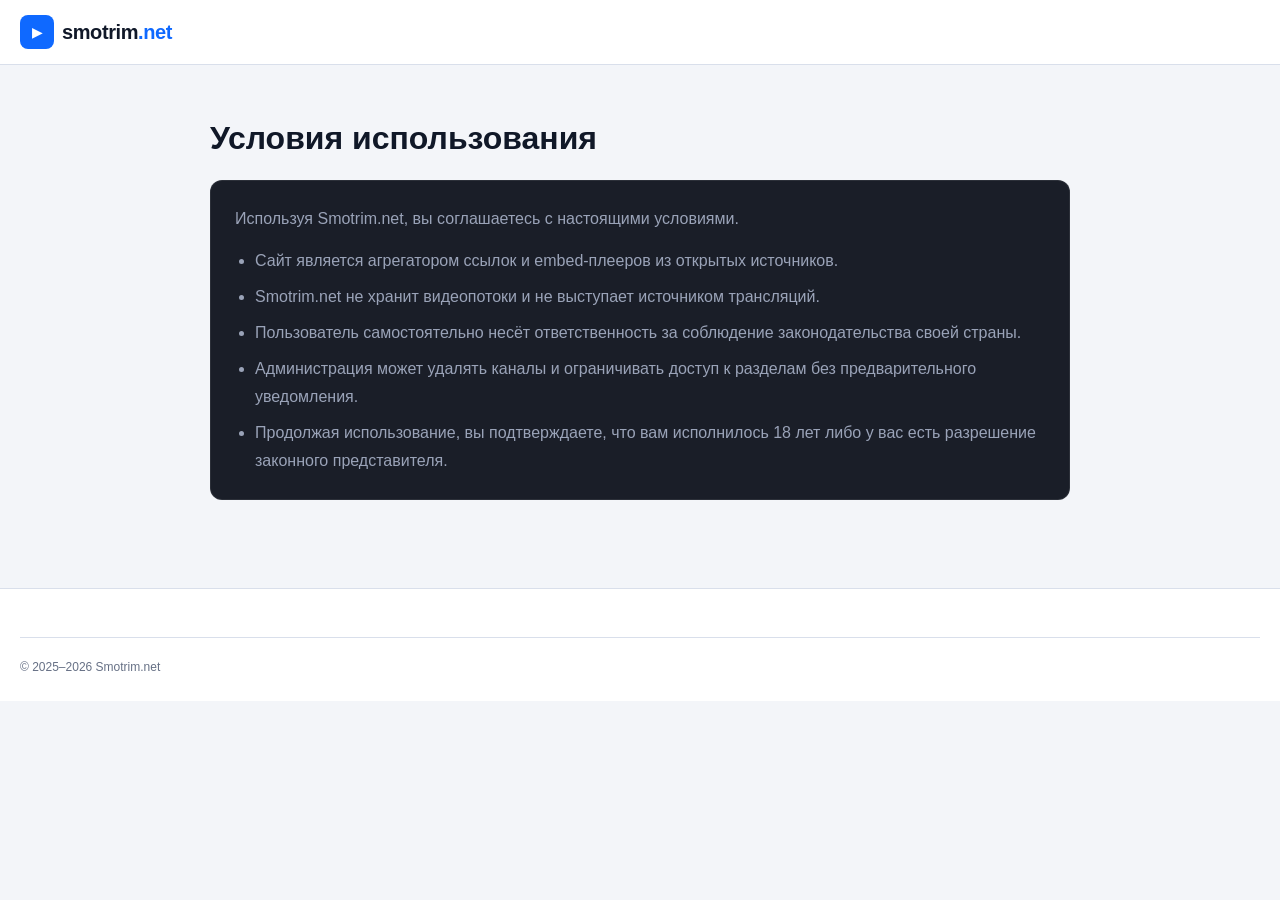
<file: terms.html>
<!DOCTYPE html>
<html lang="ru">
<head>
  <meta charset="UTF-8">
  <meta name="viewport" content="width=device-width, initial-scale=1.0">
  <title>Условия использования — Smotrim.net</title>
  <meta name="description" content="Условия использования сервиса Smotrim.net.">
  <meta name="robots" content="index, follow">
  <link rel="canonical" href="https://smotrim.net/terms.html">
  <link rel="stylesheet" href="/css/style.css">
  <link rel="icon" type="image/svg+xml" href="/favicon.svg">
</head>
<body>
<header class="site-header"><div class="header-inner"><a href="/" class="logo"><span class="logo-icon">▶</span><span class="logo-text">smotrim<span class="logo-dot">.net</span></span></a></div></header>
<div class="container" style="padding:48px 20px;max-width:900px;">
  <h1 style="font-family:var(--font-head);font-size:2rem;margin-bottom:16px;">Условия использования</h1>
  <div style="background:#1a1e28;border:1px solid rgba(255,255,255,0.08);border-radius:12px;padding:24px;color:#9aa3b8;line-height:1.75;">
    <p>Используя Smotrim.net, вы соглашаетесь с настоящими условиями.</p>
    <ul style="margin:14px 0 0 20px;display:grid;gap:8px;">
      <li>Сайт является агрегатором ссылок и embed-плееров из открытых источников.</li>
      <li>Smotrim.net не хранит видеопотоки и не выступает источником трансляций.</li>
      <li>Пользователь самостоятельно несёт ответственность за соблюдение законодательства своей страны.</li>
      <li>Администрация может удалять каналы и ограничивать доступ к разделам без предварительного уведомления.</li>
      <li>Продолжая использование, вы подтверждаете, что вам исполнилось 18 лет либо у вас есть разрешение законного представителя.</li>
    </ul>
  </div>
</div>
<footer class="site-footer" style="margin-top:40px;"><div class="container"><div class="footer-bottom"><p>© 2025–2026 Smotrim.net</p></div></div></footer>
</body>
</html>
</file>
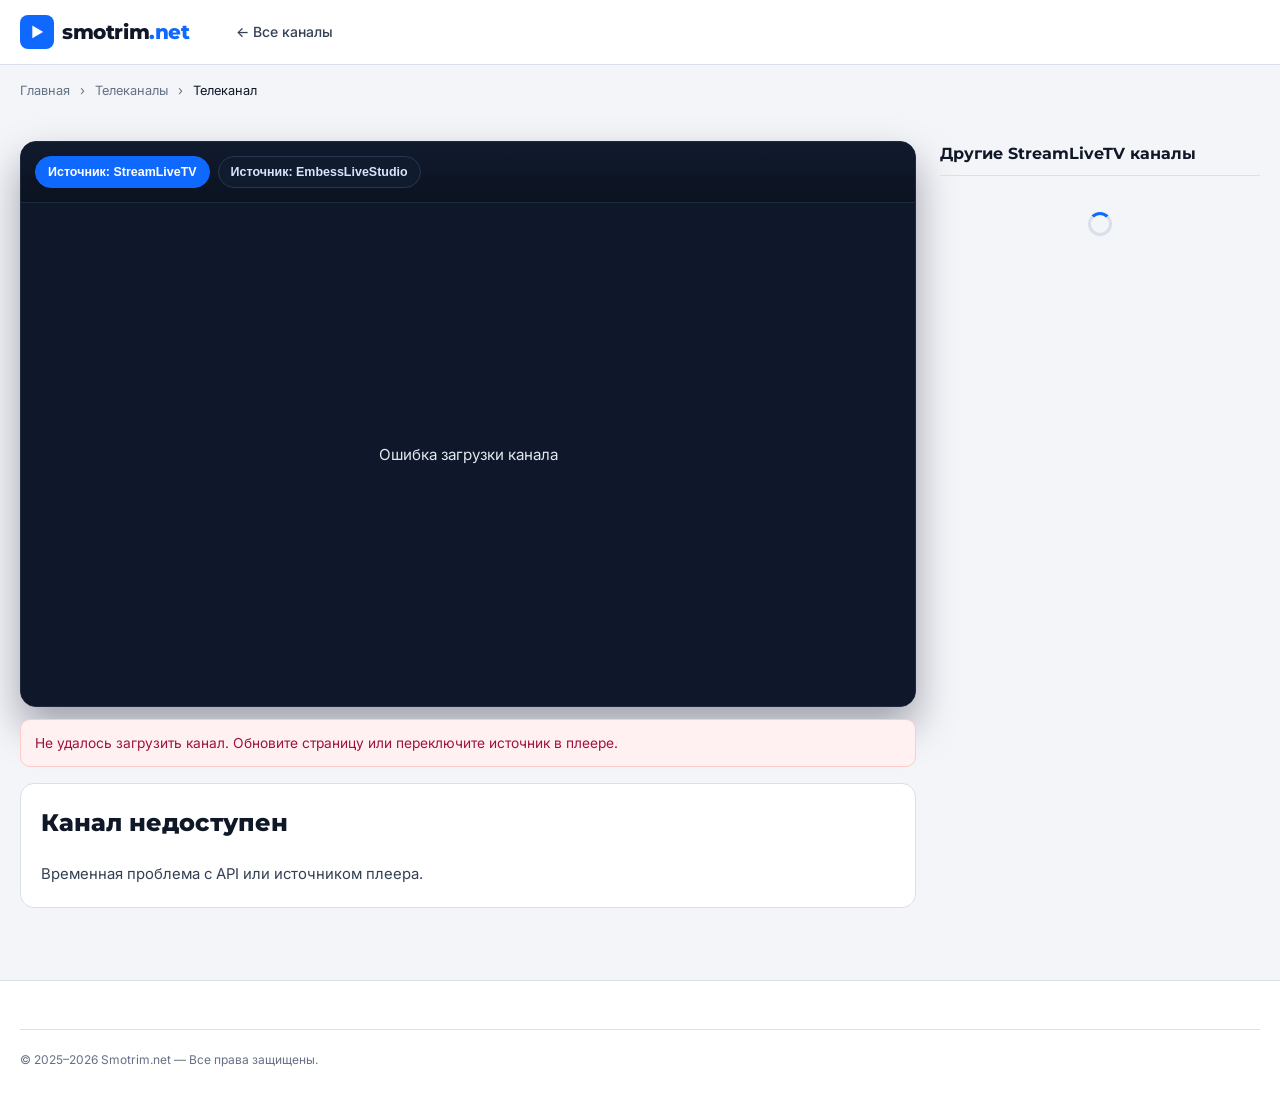
<file: pages/watch.html>
<!DOCTYPE html>
<html lang="ru">
<head>
  <meta charset="UTF-8">
  <meta name="viewport" content="width=device-width, initial-scale=1.0">
  <title id="page-title">Канал — Smotrim.net</title>
  <meta name="description" id="page-desc" content="Смотрите телеканал онлайн бесплатно на Smotrim.net. Прямой эфир без регистрации.">
  <meta name="robots" content="index, follow">
  <link rel="canonical" id="canonical-link" href="/">

  <meta property="og:type" content="video.other">
  <meta property="og:url" id="og-url" content="/">
  <meta property="og:title" id="og-title" content="Смотреть онлайн — Smotrim.net">
  <meta property="og:description" id="og-desc" content="Прямой эфир бесплатно">
  <meta property="og:image" id="og-image" content="/og-image.jpg">
  <meta property="og:locale" content="ru_RU">
  <meta property="og:site_name" content="Smotrim.net">

  <meta name="twitter:card" content="summary_large_image">
  <meta name="twitter:title" id="tw-title" content="Smotrim.net">
  <meta name="twitter:description" id="tw-desc" content="Прямой эфир ТВ онлайн">

  <script type="application/ld+json" id="schema-json">
  {
    "@context": "https://schema.org",
    "@type": "BroadcastEvent",
    "name": "Прямой эфир",
    "isLiveBroadcast": true,
    "broadcastOfEvent": {
      "@type": "Event",
      "name": "Прямой эфир телеканала"
    }
  }
  </script>

  <link rel="preconnect" href="https://fonts.googleapis.com">
  <link rel="preconnect" href="https://fonts.gstatic.com" crossorigin>
  <link href="https://fonts.googleapis.com/css2?family=Montserrat:wght@400;500;600;700;800&family=Inter:wght@300;400;500&display=swap" rel="stylesheet">
  <link rel="stylesheet" href="/css/style.css">
  <link rel="icon" type="image/svg+xml" href="/favicon.svg">

  <style>
    .watch-layout { display: grid; grid-template-columns: minmax(0, 1fr) 320px; gap: 24px; padding: 24px 0 32px; }
    .watch-main, .watch-sidebar { min-width: 0; }
    .watch-player-card {
      background: #0b1220;
      border: 1px solid #1f2a3f;
      border-radius: 16px;
      overflow: hidden;
      box-shadow: 0 20px 40px rgba(2, 6, 23, 0.35);
    }
    .watch-source-switcher {
      display: flex;
      gap: 8px;
      flex-wrap: wrap;
      padding: 14px;
      background: linear-gradient(180deg, #111b2e 0%, #0b1220 100%);
      border-bottom: 1px solid #1f2a3f;
    }
    .source-btn {
      border: 1px solid #263653;
      background: #111b2e;
      color: #d8e4ff;
      border-radius: 999px;
      padding: 8px 12px;
      font-size: 0.78rem;
      cursor: pointer;
      transition: .2s ease;
      font-weight: 600;
    }
    .source-btn:hover { border-color: #3f5c93; color: #fff; }
    .source-btn.active { background: #0f69ff; border-color: #0f69ff; color: #fff; }
    .watch-player-wrap { position: relative; padding-bottom: 56.25%; background: #0f172a; }
    .watch-player-wrap iframe, .watch-player-wrap .player-state { position: absolute; inset: 0; width: 100%; height: 100%; }
    .player-state {
      display: flex;
      align-items: center;
      justify-content: center;
      color: #e2e8f0;
      font-size: 0.95rem;
      text-align: center;
      padding: 20px;
    }
    .watch-info { margin-top: 16px; padding: 20px; background: var(--surface); border-radius: 14px; border: 1px solid var(--border); }
    .watch-title { font-family: var(--font-head); font-size: 1.5rem; font-weight: 800; margin-bottom: 8px; }
    .watch-meta { display: flex; gap: 12px; flex-wrap: wrap; font-size: 0.8rem; color: var(--text2); margin-bottom: 12px; }
    .watch-desc { font-size: 0.93rem; color: var(--text2); line-height: 1.6; }
    .sidebar-title { font-family: var(--font-head); font-size: 1rem; font-weight: 700; margin-bottom: 16px; padding-bottom: 8px; border-bottom: 1px solid var(--border); }
    .sidebar-channels { display: flex; flex-direction: column; gap: 8px; max-height: 660px; overflow-y: auto; }
    .sidebar-ch-item { display: flex; align-items: center; gap: 10px; padding: 10px; background: var(--surface); border-radius: 8px; border: 1px solid var(--border); text-decoration: none; color: var(--text); transition: border-color .2s; font-size: .825rem; }
    .sidebar-ch-item:hover { border-color: var(--accent); }
    .sidebar-ch-thumb { width: 44px; height: 30px; background: var(--bg3); border-radius: 4px; display: flex; align-items: center; justify-content: center; font-size: 1.1rem; flex-shrink: 0; overflow: hidden; }
    .sidebar-ch-thumb img { width: 100%; height: 100%; object-fit: cover; }
    .sidebar-ch-name { font-weight: 500; line-height: 1.3; }
    .notice-error {
      margin-top: 12px;
      border: 1px solid #fecaca;
      background: #fff1f2;
      color: #9f1239;
      border-radius: 10px;
      padding: 12px 14px;
      font-size: .86rem;
      display: none;
    }
    .notice-error.show { display: block; }
    @media (max-width: 900px) {
      .watch-layout { grid-template-columns: 1fr; }
      .watch-sidebar { order: 2; }
      .watch-title { font-size: 1.3rem; }
    }
  </style>
</head>
<body>

<header class="site-header">
  <div class="header-inner">
    <a href="/" class="logo">
      <span class="logo-icon">▶</span>
      <span class="logo-text">smotrim<span class="logo-dot">.net</span></span>
    </a>
    <nav class="main-nav">
      <a href="/" class="nav-link">← Все каналы</a>
    </nav>
  </div>
</header>

<div class="container">
  <nav aria-label="Хлебные крошки" style="padding:16px 0;font-size:0.8rem;color:var(--text3);">
    <a href="/" style="color:var(--text3);text-decoration:none;">Главная</a>
    <span style="margin:0 6px;">›</span>
    <a href="/" style="color:var(--text3);text-decoration:none;">Телеканалы</a>
    <span style="margin:0 6px;">›</span>
    <span id="breadcrumb-name" style="color:var(--text);">Загрузка...</span>
  </nav>

  <div class="watch-layout">
    <div class="watch-main">
      <div class="watch-player-card">
        <div class="watch-source-switcher" id="source-switcher"></div>
        <div class="watch-player-wrap" id="watch-player">
          <div class="player-state">Загрузка плеера…</div>
        </div>
      </div>
      <div class="notice-error" id="watch-error"></div>
      <div class="watch-info" id="watch-info">
        <h1 class="watch-title" id="watch-title">Загрузка...</h1>
        <div class="watch-meta" id="watch-meta"></div>
        <p class="watch-desc" id="watch-desc"></p>
      </div>
    </div>

    <aside class="watch-sidebar">
      <div class="sidebar-title">Другие StreamLiveTV каналы</div>
      <div class="sidebar-channels" id="sidebar-channels">
        <div class="loading-state" style="padding:20px 0">
          <div class="spinner" style="width:24px;height:24px;"></div>
        </div>
      </div>
    </aside>
  </div>
</div>

<footer class="site-footer" style="margin-top:40px;">
  <div class="container">
    <div class="footer-bottom">
      <p>© 2025–2026 Smotrim.net — Все права защищены.</p>
    </div>
  </div>
</footer>

<script>
const CONFIG = {
  streamApiUrl: 'https://aqeleulwobgamdffkfri.supabase.co/functions/v1/public-channels',
  allowedOwners: ['oinktech', 'Twixoff', 'ТВКАНАЛЫ'],
  playerSources: [
    { key: 'streamlivetv', label: 'StreamLiveTV', buildUrl: id => `https://stlivetv.tatnet.app/embed/${encodeURIComponent(id)}` },
    { key: 'studio', label: 'EmbessLiveStudio', buildUrl: id => `https://embesslivestudio.lovable.app/player?channel=${encodeURIComponent(id)}` }
  ]
};

const state = {
  channels: [],
  activeChannel: null,
  source: 'streamlivetv'
};

function slugify(str) {
  return (str || '').toLowerCase()
    .replace(/[а-яёА-ЯЁ]/g, ch => {
      const m = {'а':'a','б':'b','в':'v','г':'g','д':'d','е':'e','ё':'yo','ж':'zh','з':'z','и':'i','й':'y','к':'k','л':'l','м':'m','н':'n','о':'o','п':'p','р':'r','с':'s','т':'t','у':'u','ф':'f','х':'h','ц':'ts','ч':'ch','ш':'sh','щ':'sch','ъ':'','ы':'y','ь':'','э':'e','ю':'yu','я':'ya'};
      return m[ch] || ch;
    })
    .replace(/[^a-z0-9]+/g, '-')
    .replace(/^-+|-+$/g, '');
}

function normalizeSlug(value) {
  return safeDecodeURIComponent((value || '').toString().trim().toLowerCase())
    .replace(/[^a-z0-9а-яё]+/gi, '-')
    .replace(/-+/g, '-')
    .replace(/^-+|-+$/g, '');
}

function safeDecodeURIComponent(value) {
  try {
    return decodeURIComponent(value);
  } catch (_) {
    return value;
  }
}

function slugsMatch(a, b) {
  const na = normalizeSlug(a);
  const nb = normalizeSlug(b);
  return Boolean(na && nb && (na === nb || na.replace(/-/g, '') === nb.replace(/-/g, '')));
}

function escapeHtml(str = '') {
  return String(str)
    .replace(/&/g, '&amp;')
    .replace(/</g, '&lt;')
    .replace(/>/g, '&gt;')
    .replace(/"/g, '&quot;')
    .replace(/'/g, '&#39;');
}

function getRequestedChannel() {
  const params = new URLSearchParams(window.location.search);
  const channelId = params.get('channel_id') || '';
  const source = params.get('source') || '';
  const slugFromQuery = (params.get('channel') || '').trim();

  if (source && CONFIG.playerSources.some(s => s.key === source)) {
    state.source = source;
  }

  if (channelId || slugFromQuery) {
    return { channelId, slug: normalizeSlug(slugFromQuery) };
  }

  const path = window.location.pathname;
  if (path.startsWith('/watch/')) {
    return { channelId: '', slug: normalizeSlug(path.replace('/watch/', '').replace(/^\/+/, '')) };
  }

  const hash = window.location.hash.replace(/^#/, '').trim();
  if (hash.startsWith('watch/')) {
    return { channelId: '', slug: normalizeSlug(hash.replace('watch/', '')) };
  }

  return { channelId: '', slug: '' };
}

function humanizeSlug(slug) {
  const normalized = normalizeSlug(slug);
  if (!normalized) return 'Телеканал';
  return normalized
    .split('-')
    .filter(Boolean)
    .map(word => word.length <= 2 ? word.toUpperCase() : word.charAt(0).toUpperCase() + word.slice(1))
    .join(' ');
}

function applyFallbackSeo(slug) {
  const channelLabel = humanizeSlug(slug);
  const title = `${channelLabel} — смотреть онлайн прямой эфир | Smotrim.net`;
  const desc = `Смотрите ${channelLabel} онлайн бесплатно на Smotrim.net. Прямой эфир ТВ-канала без регистрации.`;
  const watchPath = `${window.location.origin}/watch/${encodeURIComponent(normalizeSlug(slug))}`;

  document.getElementById('page-title').textContent = title;
  document.title = title;
  document.getElementById('page-desc').content = desc;
  document.getElementById('og-title').content = title;
  document.getElementById('og-desc').content = desc;
  document.getElementById('tw-title').content = title;
  document.getElementById('tw-desc').content = desc;
  document.getElementById('canonical-link').href = watchPath;
  document.getElementById('og-url').content = watchPath;
  document.getElementById('breadcrumb-name').textContent = channelLabel;
}

function setError(message) {
  const errorEl = document.getElementById('watch-error');
  errorEl.textContent = message;
  errorEl.classList.add('show');
}

function clearError() {
  const errorEl = document.getElementById('watch-error');
  errorEl.textContent = '';
  errorEl.classList.remove('show');
}

function renderPlayer() {
  const channel = state.activeChannel;
  const source = CONFIG.playerSources.find(s => s.key === state.source) || CONFIG.playerSources[0];
  const watchPlayer = document.getElementById('watch-player');

  if (!channel) {
    watchPlayer.innerHTML = '<div class="player-state">Канал пока недоступен.</div>';
    return;
  }

  const embedUrl = source.buildUrl(channel.id);
  watchPlayer.innerHTML = `<iframe src="${embedUrl}" allowfullscreen allow="autoplay; fullscreen; picture-in-picture" frameborder="0" loading="eager" title="${escapeHtml(channel.title)} — прямой эфир"></iframe>`;
}

function renderSourceSwitcher() {
  const switcher = document.getElementById('source-switcher');
  switcher.innerHTML = CONFIG.playerSources.map(source => (
    `<button class="source-btn ${source.key === state.source ? 'active' : ''}" type="button" data-source="${source.key}">Источник: ${source.label}</button>`
  )).join('');

  switcher.querySelectorAll('.source-btn').forEach(btn => {
    btn.addEventListener('click', () => {
      state.source = btn.dataset.source;
      renderSourceSwitcher();
      renderPlayer();
      const url = new URL(window.location.href);
      url.searchParams.set('source', state.source);
      history.replaceState({}, '', url.pathname + url.search + url.hash);
    });
  });
}

function applySeo(channel) {
  const title = `${channel.title} — смотреть онлайн прямой эфир | Smotrim.net`;
  const desc = `Смотрите ${channel.title} онлайн бесплатно на Smotrim.net. ${channel.description || 'Прямой эфир без регистрации и рекламы.'}`;
  const watchPath = `${window.location.origin}/watch/${encodeURIComponent(slugify(channel.title))}`;

  document.getElementById('page-title').textContent = title;
  document.title = title;
  document.getElementById('page-desc').content = desc;
  document.getElementById('og-title').content = title;
  document.getElementById('og-desc').content = desc;
  document.getElementById('tw-title').content = title;
  document.getElementById('tw-desc').content = desc;
  document.getElementById('canonical-link').href = watchPath;
  document.getElementById('og-url').content = watchPath;
  if (channel.thumbnail_url) document.getElementById('og-image').content = channel.thumbnail_url;

  document.getElementById('breadcrumb-name').textContent = channel.title;
  document.getElementById('watch-title').textContent = channel.title;
  document.getElementById('watch-desc').textContent = channel.description || 'Прямой эфир — смотрите бесплатно';
  document.getElementById('watch-meta').innerHTML = `
    <span>👤 ${escapeHtml(channel.owner?.username || '—')}</span>
    <span>📺 ${channel.channel_type === 'radio' ? 'Радио' : 'ТВ'}</span>
    <span class="live-badge-inline" style="background:var(--live);font-size:0.65rem;padding:2px 7px;border-radius:4px;color:#fff;font-weight:700;">🔴 LIVE</span>
  `;

  const schema = {
    '@context': 'https://schema.org',
    '@type': 'BroadcastEvent',
    name: channel.title,
    description: channel.description || '',
    isLiveBroadcast: true,
    url: watchPath,
    image: channel.thumbnail_url || '',
    broadcastOfEvent: {
      '@type': 'Event',
      name: `${channel.title} прямой эфир`
    }
  };
  document.getElementById('schema-json').textContent = JSON.stringify(schema);
}

function renderSidebar() {
  const root = document.getElementById('sidebar-channels');
  const currentId = state.activeChannel?.id;
  const others = state.channels
    .filter(c => c.id !== currentId && c.channel_type === 'tv')
    .slice(0, 30);

  root.innerHTML = others.map(c => `
    <a class="sidebar-ch-item" href="/watch/${encodeURIComponent(slugify(c.title))}" title="${escapeHtml(c.title)} — смотреть онлайн">
      <div class="sidebar-ch-thumb">
        ${c.thumbnail_url ? `<img src="${escapeHtml(c.thumbnail_url)}" alt="${escapeHtml(c.title)}" loading="lazy">` : '📺'}
      </div>
      <span class="sidebar-ch-name">${escapeHtml(c.title)}</span>
    </a>
  `).join('');
}

async function loadChannels() {
  const request = getRequestedChannel();
  applyFallbackSeo(request.slug || request.channelId || '');
  let channels = [];
  let page = 1;
  let totalPages = 1;

  while (page <= totalPages && page <= 12) {
    const res = await fetch(`${CONFIG.streamApiUrl}?page=${page}&limit=50`);
    if (!res.ok) throw new Error(`HTTP ${res.status}`);
    const json = await res.json();
    channels = channels.concat(json.data || []);
    totalPages = json.pagination?.total_pages || 1;
    page++;
  }

  const allowed = channels.filter(c => CONFIG.allowedOwners.some(o => o.toLowerCase() === (c.owner?.username || '').toLowerCase()));
  state.channels = allowed;

  const normalizedSlug = normalizeSlug(request.slug);
  const slugAliases = {
    'telekanal-twixoff': ['twixoff', 'kanal-twixoff', 'telekanal-twix-off'],
    'ii-live': ['iilive', 'ii', 'ii-tv']
  };
  const aliases = slugAliases[normalizedSlug] || [];
  const compactSlug = normalizedSlug.replace(/-/g, '');
  const channel = allowed.find(c => {
    const titleSlug = slugify(c.title || '');
    const compactTitleSlug = normalizeSlug(titleSlug).replace(/-/g, '');
    const compactId = normalizeSlug(c.id || '').replace(/-/g, '');
    return c.id === request.channelId
      || slugsMatch(titleSlug, normalizedSlug)
      || slugsMatch(c.id || '', normalizedSlug)
      || aliases.some(alias => slugsMatch(titleSlug, alias) || slugsMatch(c.id || '', alias))
      || (compactSlug && (compactTitleSlug.includes(compactSlug) || compactId.includes(compactSlug)));
  });

  if (!channel) {
    throw new Error('Канал не найден: проверьте URL или обновите страницу.');
  }

  state.activeChannel = channel;
  applySeo(channel);
  renderSourceSwitcher();
  renderPlayer();
  renderSidebar();
}

(async function initWatchPage() {
  try {
    clearError();
    await loadChannels();
  } catch (err) {
    console.error('watch page error', err);
    setError('Не удалось загрузить канал. Обновите страницу или переключите источник в плеере.');
    document.getElementById('watch-player').innerHTML = '<div class="player-state">Ошибка загрузки канала</div>';
    document.getElementById('watch-title').textContent = 'Канал недоступен';
    document.getElementById('watch-desc').textContent = 'Временная проблема с API или источником плеера.';
    renderSourceSwitcher();
  }
})();
</script>
</body>
</html>
</file>
<file: css/style.css>
/* ===================================
   SMOTRIM.NET — Main Stylesheet
   =================================== */

:root {
  --bg: #f3f5f9;
  --bg2: #ffffff;
  --bg3: #eef2f8;
  --surface: #ffffff;
  --surface2: #f8faff;
  --border: #d9dfeb;
  --accent: #0f69ff;
  --accent2: #2e7dff;
  --accent-glow: rgba(15,105,255,0.24);
  --text: #101828;
  --text2: #344054;
  --text3: #667085;
  --live: #16a34a;
  --radio: #2563eb;
  --iptv: #7c3aed;
  --radius: 12px;
  --radius-sm: 8px;
  --shadow: 0 10px 30px rgba(16,24,40,0.08);
  --transition: 0.2s ease;
  --font-head: 'Montserrat', sans-serif;
  --font-body: 'Inter', sans-serif;
}

body[data-theme="dark"] {
  --bg: #090f1c;
  --bg2: #0e1627;
  --bg3: #111b2f;
  --surface: #111a2d;
  --surface2: #17233b;
  --border: #243653;
  --text: #edf2ff;
  --text2: #b4c1db;
  --text3: #8ea0c4;
  --shadow: 0 12px 40px rgba(0, 0, 0, 0.45);
}

*, *::before, *::after { box-sizing: border-box; margin: 0; padding: 0; }

html { scroll-behavior: smooth; font-size: 16px; }

body {
  font-family: var(--font-body);
  background: var(--bg);
  color: var(--text);
  line-height: 1.6;
  overflow-x: hidden;
}

.container { max-width: 1280px; margin: 0 auto; padding: 0 20px; }
.hidden { display: none !important; }

/* ===== HEADER ===== */
.site-header {
  position: sticky;
  top: 0;
  z-index: 100;
  background: rgba(255,255,255,0.96);
  backdrop-filter: blur(16px);
  border-bottom: 1px solid var(--border);
}

.header-inner {
  max-width: 1280px;
  margin: 0 auto;
  padding: 0 20px;
  height: 64px;
  display: flex;
  align-items: center;
  gap: 32px;
}

.logo {
  display: flex;
  align-items: center;
  gap: 8px;
  text-decoration: none;
  flex-shrink: 0;
}

.logo-icon {
  width: 34px;
  height: 34px;
  background: var(--accent);
  border-radius: 8px;
  display: flex;
  align-items: center;
  justify-content: center;
  font-size: 14px;
  color: #fff;
}

.logo-text {
  font-family: var(--font-head);
  font-size: 1.25rem;
  font-weight: 800;
  color: var(--text);
  letter-spacing: -0.02em;
}

.logo-dot { color: var(--accent); }

.main-nav {
  display: flex;
  gap: 4px;
  flex: 1;
}

.nav-link {
  padding: 6px 14px;
  border-radius: 6px;
  text-decoration: none;
  color: var(--text2);
  font-size: 0.875rem;
  font-weight: 500;
  transition: var(--transition);
}

.nav-link:hover, .nav-link.active {
  color: var(--accent);
  background: #eaf1ff;
}

.header-right {
  display: flex;
  align-items: center;
  gap: 12px;
  margin-left: auto;
}

.search-wrap {
  position: relative;
  display: flex;
  align-items: center;
}

.search-input {
  background: var(--surface);
  border: 1px solid var(--border);
  border-radius: 8px;
  padding: 8px 40px 8px 14px;
  color: var(--text);
  font-size: 0.875rem;
  width: 220px;
  transition: var(--transition);
  font-family: var(--font-body);
}

.search-input::placeholder { color: var(--text3); }
.search-input:focus {
  outline: none;
  border-color: var(--accent);
  width: 280px;
}

.search-btn {
  position: absolute;
  right: 8px;
  background: none;
  border: none;
  color: var(--text3);
  cursor: pointer;
  padding: 4px;
  display: flex;
  align-items: center;
}

.burger-btn {
  display: none;
  flex-direction: column;
  gap: 5px;
  background: none;
  border: none;
  cursor: pointer;
  padding: 6px;
}

.burger-btn span {
  display: block;
  width: 22px;
  height: 2px;
  background: var(--text2);
  border-radius: 2px;
  transition: var(--transition);
}

/* ===== HERO ===== */
.hero {
  position: relative;
  padding: 80px 20px 60px;
  text-align: center;
  overflow: hidden;
}

.hero-bg {
  position: absolute;
  inset: 0;
  background:
    radial-gradient(ellipse 65% 45% at 50% 0%, rgba(15,105,255,0.16) 0%, transparent 72%),
    radial-gradient(circle at 20% 20%, rgba(15,105,255,0.08) 0%, transparent 34%);
  pointer-events: none;
}

.hero-content { position: relative; z-index: 1; max-width: 700px; margin: 0 auto; }

.hero-title {
  font-family: var(--font-head);
  font-size: clamp(2rem, 5vw, 3.5rem);
  font-weight: 800;
  line-height: 1.1;
  letter-spacing: -0.03em;
  margin-bottom: 16px;
}

.hero-accent { color: var(--accent); }

.hero-subtitle {
  font-size: 1.1rem;
  color: var(--text2);
  margin-bottom: 40px;
}

.hero-stats {
  display: flex;
  justify-content: center;
  gap: 48px;
}

.stat { text-align: center; }
.stat-num {
  display: block;
  font-family: var(--font-head);
  font-size: 2rem;
  font-weight: 800;
  color: var(--accent);
}
.stat-label {
  font-size: 0.8rem;
  color: var(--text3);
  text-transform: uppercase;
  letter-spacing: 0.05em;
}

/* ===== SECTIONS ===== */
.section { padding: 48px 0; }
.iptv-section { background: #eef3ff; }

.section-header {
  display: flex;
  align-items: center;
  justify-content: space-between;
  margin-bottom: 24px;
  gap: 16px;
  flex-wrap: wrap;
}

.section-title {
  font-family: var(--font-head);
  font-size: 1.4rem;
  font-weight: 700;
  display: flex;
  align-items: center;
  gap: 10px;
}

.live-badge-inline {
  background: var(--accent);
  color: #fff;
  font-size: 0.65rem;
  font-weight: 700;
  padding: 3px 7px;
  border-radius: 4px;
  letter-spacing: 0.08em;
  animation: pulse-badge 2s infinite;
}

@keyframes pulse-badge {
  0%, 100% { opacity: 1; }
  50% { opacity: 0.6; }
}

.section-badge {
  font-size: 0.75rem;
  color: var(--iptv);
  border: 1px solid var(--iptv);
  padding: 3px 10px;
  border-radius: 20px;
}

.see-all {
  font-size: 0.875rem;
  color: var(--accent);
  text-decoration: none;
  transition: var(--transition);
}
.see-all:hover { color: var(--accent2); }

/* ===== FILTER TABS ===== */
.filter-tabs {
  display: flex;
  gap: 6px;
  flex-wrap: wrap;
}

.ftab {
  padding: 6px 16px;
  border-radius: 20px;
  border: 1px solid var(--border);
  background: transparent;
  color: var(--text2);
  font-size: 0.8rem;
  font-weight: 500;
  cursor: pointer;
  transition: var(--transition);
  font-family: var(--font-body);
}

.ftab:hover { border-color: var(--accent); color: var(--text); }
.ftab.active {
  background: var(--accent);
  border-color: var(--accent);
  color: #fff;
}

/* ===== FEATURED GRID (horizontal scroll) ===== */
.featured-grid {
  display: flex;
  gap: 16px;
  overflow-x: auto;
  padding-bottom: 8px;
  scrollbar-width: thin;
  scrollbar-color: var(--surface2) transparent;
}

.featured-grid::-webkit-scrollbar { height: 4px; }
.featured-grid::-webkit-scrollbar-track { background: transparent; }
.featured-grid::-webkit-scrollbar-thumb { background: var(--surface2); border-radius: 4px; }

.featured-card {
  flex-shrink: 0;
  width: 220px;
  background: var(--surface);
  border-radius: var(--radius);
  border: 1px solid var(--border);
  overflow: hidden;
  cursor: pointer;
  transition: transform 0.2s, border-color 0.2s;
  position: relative;
}

.featured-card:hover {
  transform: translateY(-4px);
  border-color: var(--accent);
}

.featured-thumb {
  height: 120px;
  background: var(--surface2);
  display: flex;
  align-items: center;
  justify-content: center;
  font-size: 2.5rem;
  position: relative;
  overflow: hidden;
}

.featured-thumb img {
  width: 100%;
  height: 100%;
  object-fit: cover;
}

.live-dot-wrap {
  position: absolute;
  top: 8px;
  left: 8px;
}

.featured-info { padding: 10px 12px; }
.featured-name {
  font-family: var(--font-head);
  font-weight: 600;
  font-size: 0.875rem;
  white-space: nowrap;
  overflow: hidden;
  text-overflow: ellipsis;
}
.featured-owner { font-size: 0.75rem; color: var(--text3); margin-top: 2px; }

/* ===== CHANNELS GRID ===== */
.channels-grid {
  display: grid;
  grid-template-columns: repeat(auto-fill, minmax(200px, 1fr));
  gap: 16px;
}

.channel-card {
  background: var(--surface);
  border-radius: var(--radius);
  border: 1px solid var(--border);
  overflow: hidden;
  cursor: pointer;
  transition: transform 0.2s, border-color 0.2s, box-shadow 0.2s;
  position: relative;
  text-decoration: none;
  color: inherit;
  display: block;
}

.channel-card:hover {
  transform: translateY(-3px);
  border-color: rgba(230,57,70,0.5);
  box-shadow: 0 8px 32px rgba(230,57,70,0.15);
}

.channel-thumb {
  aspect-ratio: 16/9;
  background: var(--bg3);
  display: flex;
  align-items: center;
  justify-content: center;
  font-size: 2rem;
  position: relative;
  overflow: hidden;
}

.channel-thumb img {
  width: 100%;
  height: 100%;
  object-fit: cover;
}

.ch-type-badge {
  position: absolute;
  top: 6px;
  right: 6px;
  font-size: 0.6rem;
  font-weight: 700;
  padding: 2px 6px;
  border-radius: 4px;
  letter-spacing: 0.05em;
  text-transform: uppercase;
}

.ch-type-tv { background: rgba(230,57,70,0.85); color: #fff; }
.ch-type-radio { background: rgba(59,130,246,0.85); color: #fff; }
.ch-type-iptv { background: rgba(168,85,247,0.85); color: #fff; }

.ch-live-badge {
  position: absolute;
  top: 6px;
  left: 6px;
  font-size: 0.6rem;
  font-weight: 700;
  padding: 2px 6px;
  border-radius: 4px;
  background: var(--live);
  color: #fff;
  letter-spacing: 0.05em;
  display: flex;
  align-items: center;
  gap: 4px;
}

.live-dot {
  width: 6px;
  height: 6px;
  border-radius: 50%;
  background: #fff;
  animation: blink 1.5s infinite;
}

@keyframes blink {
  0%, 100% { opacity: 1; }
  50% { opacity: 0.2; }
}

.live-dot-animated {
  display: inline-block;
  width: 8px;
  height: 8px;
  border-radius: 50%;
  background: var(--live);
  animation: blink 1.5s infinite;
  flex-shrink: 0;
}

.channel-info { padding: 10px 12px 12px; }

.channel-name {
  font-family: var(--font-head);
  font-weight: 600;
  font-size: 0.875rem;
  line-height: 1.3;
  margin-bottom: 4px;
  display: -webkit-box;
  -webkit-line-clamp: 2;
  -webkit-box-orient: vertical;
  overflow: hidden;
}

.channel-desc {
  font-size: 0.75rem;
  color: var(--text3);
  display: -webkit-box;
  -webkit-line-clamp: 2;
  -webkit-box-orient: vertical;
  overflow: hidden;
  line-height: 1.4;
}

.channel-footer {
  display: flex;
  align-items: center;
  justify-content: space-between;
  margin-top: 8px;
  padding-top: 8px;
  border-top: 1px solid var(--border);
}

.channel-owner {
  font-size: 0.7rem;
  color: var(--text3);
  display: flex;
  align-items: center;
  gap: 4px;
}

.channel-owner::before {
  content: "👤";
  font-size: 0.65rem;
}

.play-icon {
  width: 28px;
  height: 28px;
  background: var(--accent);
  border-radius: 50%;
  display: flex;
  align-items: center;
  justify-content: center;
  font-size: 0.7rem;
  color: #fff;
  opacity: 0;
  transform: scale(0.8);
  transition: var(--transition);
}

.channel-card:hover .play-icon {
  opacity: 1;
  transform: scale(1);
}

/* ===== LOADING / ERROR ===== */
.loading-state {
  display: flex;
  flex-direction: column;
  align-items: center;
  gap: 16px;
  padding: 60px 0;
  color: var(--text2);
}

.spinner {
  width: 40px;
  height: 40px;
  border: 3px solid var(--border);
  border-top-color: var(--accent);
  border-radius: 50%;
  animation: spin 0.8s linear infinite;
}

@keyframes spin { to { transform: rotate(360deg); } }

.error-state {
  text-align: center;
  padding: 40px;
  color: var(--text2);
}

.error-state button {
  margin-top: 12px;
  padding: 8px 20px;
  background: var(--accent);
  color: #fff;
  border: none;
  border-radius: 8px;
  cursor: pointer;
  font-family: var(--font-body);
}

/* ===== PAGINATION ===== */
.pagination {
  display: flex;
  justify-content: center;
  gap: 8px;
  margin-top: 32px;
  flex-wrap: wrap;
}

.pag-btn {
  padding: 8px 14px;
  border-radius: 8px;
  border: 1px solid var(--border);
  background: transparent;
  color: var(--text2);
  cursor: pointer;
  font-size: 0.875rem;
  font-family: var(--font-body);
  transition: var(--transition);
  min-width: 40px;
}

.pag-btn:hover { border-color: var(--accent); color: var(--text); }
.pag-btn.active {
  background: var(--accent);
  border-color: var(--accent);
  color: #fff;
  font-weight: 600;
}
.pag-btn:disabled { opacity: 0.3; cursor: default; }

/* ===== PLAYER MODAL ===== */
.player-overlay {
  display: none;
  position: fixed;
  inset: 0;
  z-index: 1000;
  background: rgba(0,0,0,0.85);
  backdrop-filter: blur(8px);
  padding: 16px;
  overflow-y: auto;
}

.player-overlay.open { display: flex; align-items: flex-start; justify-content: center; padding-top: 60px; }

.player-modal {
  background: var(--surface);
  border-radius: var(--radius);
  border: 1px solid var(--border);
  width: 100%;
  max-width: 960px;
  overflow: hidden;
  animation: modal-in 0.25s ease;
}

@keyframes modal-in {
  from { transform: translateY(30px); opacity: 0; }
  to { transform: translateY(0); opacity: 1; }
}

.player-header {
  display: flex;
  align-items: center;
  justify-content: space-between;
  padding: 16px 20px;
  border-bottom: 1px solid var(--border);
}

.player-title-wrap {
  display: flex;
  align-items: center;
  gap: 10px;
}

.player-channel-name {
  font-family: var(--font-head);
  font-size: 1.1rem;
  font-weight: 700;
}

.player-close {
  width: 36px;
  height: 36px;
  background: var(--bg3);
  border: 1px solid var(--border);
  border-radius: 50%;
  color: var(--text2);
  cursor: pointer;
  font-size: 1rem;
  display: flex;
  align-items: center;
  justify-content: center;
  transition: var(--transition);
}

.player-close:hover { background: var(--accent); color: #fff; border-color: var(--accent); }

.player-body { display: flex; flex-direction: column; }

.player-frame-wrap {
  position: relative;
  padding-bottom: 56.25%;
  background: #000;
}

.player-source-switcher {
  position: absolute;
  z-index: 3;
  top: 10px;
  left: 10px;
  display: flex;
  gap: 8px;
}

.player-source-btn {
  border: 1px solid rgba(255,255,255,0.3);
  background: rgba(15, 23, 42, 0.78);
  color: #fff;
  font-size: 0.72rem;
  font-weight: 700;
  border-radius: 999px;
  padding: 6px 10px;
  cursor: pointer;
  transition: var(--transition);
}

.player-source-btn:hover {
  border-color: rgba(255,255,255,0.7);
}

.player-source-btn.active {
  background: var(--accent);
  border-color: var(--accent);
}

.player-frame-wrap iframe {
  position: absolute;
  inset: 0;
  width: 100%;
  height: 100%;
}

.player-info {
  padding: 16px 20px;
  border-top: 1px solid var(--border);
}

.player-desc {
  color: var(--text2);
  font-size: 0.875rem;
  margin-bottom: 12px;
  line-height: 1.5;
}

.player-meta {
  display: flex;
  gap: 12px;
  flex-wrap: wrap;
  font-size: 0.8rem;
  color: var(--text3);
  margin-bottom: 12px;
}

.player-fullpage-btn {
  display: inline-flex;
  align-items: center;
  gap: 6px;
  padding: 8px 16px;
  background: var(--surface2);
  border: 1px solid var(--border);
  border-radius: 8px;
  color: var(--text2);
  text-decoration: none;
  font-size: 0.825rem;
  transition: var(--transition);
}

.player-fullpage-btn:hover {
  background: var(--accent);
  color: #fff;
  border-color: var(--accent);
}

.player-fav-btn {
  display: inline-flex;
  align-items: center;
  justify-content: center;
  margin-right: 8px;
  padding: 8px 12px;
  background: var(--surface2);
  border: 1px solid var(--border);
  border-radius: 8px;
  color: var(--text2);
  cursor: pointer;
}

.player-fav-btn.active {
  background: #f59e0b;
  color: #111;
  border-color: #f59e0b;
}

.fav-btn {
  position: absolute;
  z-index: 5;
  bottom: 8px;
  right: 8px;
  width: 30px;
  height: 30px;
  border-radius: 50%;
  border: 1px solid rgba(255,255,255,0.4);
  background: rgba(15, 23, 42, 0.68);
  color: #fff;
  cursor: pointer;
}

.fav-btn.active {
  background: #f59e0b;
  border-color: #f59e0b;
  color: #111;
}

/* ===== ABOUT SECTION ===== */
.about-section {
  background: var(--bg2);
  padding: 60px 0;
}

.about-grid {
  display: grid;
  grid-template-columns: repeat(auto-fill, minmax(240px, 1fr));
  gap: 20px;
}

.about-card {
  background: var(--surface);
  border-radius: var(--radius);
  border: 1px solid var(--border);
  padding: 24px;
  transition: var(--transition);
}

.about-card:hover {
  border-color: rgba(230,57,70,0.3);
  transform: translateY(-2px);
}

.about-icon { font-size: 2rem; margin-bottom: 12px; }

.about-card h3 {
  font-family: var(--font-head);
  font-size: 1rem;
  font-weight: 700;
  margin-bottom: 8px;
}

.about-card p { font-size: 0.875rem; color: var(--text2); line-height: 1.6; }

/* ===== FOOTER ===== */
.site-footer {
  background: var(--bg2);
  border-top: 1px solid var(--border);
  padding: 48px 0 24px;
}

.footer-grid {
  display: grid;
  grid-template-columns: 2fr 1fr 1fr 1fr;
  gap: 32px;
  margin-bottom: 32px;
}

.footer-brand .footer-logo { margin-bottom: 12px; display: inline-flex; }
.footer-tagline { font-size: 0.875rem; color: var(--text3); }

.footer-links { display: flex; flex-direction: column; gap: 8px; }
.footer-links h4 {
  font-family: var(--font-head);
  font-size: 0.825rem;
  font-weight: 700;
  color: var(--text2);
  text-transform: uppercase;
  letter-spacing: 0.06em;
  margin-bottom: 4px;
}

.footer-links a {
  font-size: 0.875rem;
  color: var(--text3);
  text-decoration: none;
  transition: var(--transition);
}
.footer-links a:hover { color: var(--text); }

.footer-bottom {
  border-top: 1px solid var(--border);
  padding-top: 20px;
  display: flex;
  flex-direction: column;
  gap: 4px;
}

.footer-bottom p {
  font-size: 0.75rem;
  color: var(--text3);
}

/* ===== EMPTY STATE ===== */
.empty-state {
  text-align: center;
  padding: 60px 20px;
  color: var(--text2);
}
.empty-state .empty-icon { font-size: 3rem; margin-bottom: 16px; }
.empty-state h3 { font-family: var(--font-head); font-size: 1.1rem; margin-bottom: 8px; }
.empty-state p { font-size: 0.875rem; color: var(--text3); }

/* ===== CHANNEL PAGE (single channel SEO) ===== */
.channel-hero {
  padding: 40px 0;
  background: var(--bg2);
  border-bottom: 1px solid var(--border);
}

.channel-hero-inner {
  display: flex;
  gap: 24px;
  align-items: flex-start;
}

.channel-hero-thumb {
  width: 120px;
  height: 80px;
  border-radius: var(--radius-sm);
  background: var(--surface);
  display: flex;
  align-items: center;
  justify-content: center;
  font-size: 2.5rem;
  flex-shrink: 0;
  overflow: hidden;
}

.channel-hero-thumb img { width: 100%; height: 100%; object-fit: cover; }

.channel-hero-info h1 {
  font-family: var(--font-head);
  font-size: 1.75rem;
  font-weight: 800;
  margin-bottom: 8px;
}

.channel-hero-meta {
  display: flex;
  gap: 12px;
  flex-wrap: wrap;
  font-size: 0.825rem;
  color: var(--text2);
}

/* ===== RESPONSIVE ===== */
@media (max-width: 1024px) {
  .footer-grid { grid-template-columns: 1fr 1fr; }
}

@media (max-width: 768px) {
  .main-nav { display: none; position: fixed; top: 64px; left: 0; right: 0; background: var(--bg); border-bottom: 1px solid var(--border); flex-direction: column; padding: 16px; gap: 4px; }
  .main-nav.open { display: flex; }
  .burger-btn { display: flex; }
  .search-input { width: 160px; }
  .search-input:focus { width: 200px; }
  .hero { padding: 48px 20px 40px; }
  .hero-stats { gap: 24px; }
  .stat-num { font-size: 1.5rem; }
  .channels-grid { grid-template-columns: repeat(auto-fill, minmax(160px, 1fr)); gap: 12px; }
  .footer-grid { grid-template-columns: 1fr 1fr; gap: 24px; }
  .player-overlay.open { padding-top: 0; align-items: stretch; }
  .player-modal { border-radius: 0; min-height: 100vh; }
  .filter-tabs { display: none; }
  body { padding-bottom: 70px; }
}

@media (max-width: 480px) {
  .channels-grid { grid-template-columns: repeat(2, 1fr); gap: 10px; }
  .footer-grid { grid-template-columns: 1fr; }
  .hero-stats { gap: 16px; }
  .search-wrap { display: none; }
}

/* ===== SCROLLBAR ===== */
::-webkit-scrollbar { width: 6px; }
::-webkit-scrollbar-track { background: var(--bg); }
::-webkit-scrollbar-thumb { background: var(--surface2); border-radius: 3px; }
::-webkit-scrollbar-thumb:hover { background: var(--text3); }

/* ===== SELECTION ===== */
::selection { background: rgba(230,57,70,0.3); color: var(--text); }


.channel-card {
  box-shadow: 0 10px 30px rgba(0,0,0,.25);
}
.channel-card:hover {
  transform: translateY(-3px);
  box-shadow: 0 18px 32px rgba(0,0,0,.34), 0 0 0 1px var(--accent-glow);
}
.player-modal {
  border: 1px solid var(--border);
}

.theme-toggle {
  border: 1px solid var(--border);
  background: var(--surface);
  color: var(--text);
  border-radius: 8px;
  width: 38px;
  height: 38px;
  cursor: pointer;
}

.quick-picker-section {
  padding: 12px 0 0;
}

.quick-picker {
  background: linear-gradient(180deg, color-mix(in srgb, var(--surface) 92%, transparent), var(--surface));
  border: 1px solid var(--border);
  border-radius: 16px;
  padding: 14px;
  display: flex;
  flex-direction: column;
  gap: 10px;
}

.quick-picker-head {
  display: flex;
  align-items: center;
  justify-content: space-between;
  gap: 8px;
}

.quick-title {
  margin: 0;
  color: var(--text2);
  font-size: 0.9rem;
  font-weight: 600;
}

.quick-categories,
.quick-channels {
  display: flex;
  gap: 8px;
  overflow-x: auto;
  scrollbar-width: thin;
  padding-bottom: 4px;
}

.quick-chip,
.quick-channel-btn,
.quick-open-btn {
  border: 1px solid var(--border);
  background: var(--bg2);
  color: var(--text);
  border-radius: 999px;
  padding: 9px 13px;
  font-size: 0.85rem;
  line-height: 1;
  white-space: nowrap;
  transition: all .2s ease;
}

.quick-chip,
.quick-channel-btn {
  cursor: pointer;
}

.quick-chip:hover,
.quick-channel-btn:hover {
  border-color: color-mix(in srgb, var(--accent) 50%, var(--border));
}

.quick-chip.active,
.quick-channel-btn.active {
  border-color: var(--accent);
  background: color-mix(in srgb, var(--accent) 20%, var(--bg2));
  color: var(--text);
}


.quick-channel-empty {
  color: var(--text2);
  font-size: 0.85rem;
  padding: 8px 2px;
}

.quick-open-btn {
  cursor: pointer;
  background: var(--accent);
  border-color: var(--accent);
  color: #fff;
  font-weight: 600;
}

.quick-open-btn:hover {
  transform: translateY(-1px);
  filter: brightness(1.05);
}

.mobile-nav {

  position: fixed;
  left: 0;
  right: 0;
  bottom: 0;
  z-index: 120;
  display: none;
  background: color-mix(in srgb, var(--surface) 94%, transparent);
  border-top: 1px solid var(--border);
  backdrop-filter: blur(10px);
}

.mobile-nav-link {
  flex: 1;
  border: none;
  border-right: 1px solid var(--border);
  background: none;
  color: var(--text2);
  text-decoration: none;
  min-height: 60px;
  display: flex;
  flex-direction: column;
  align-items: center;
  justify-content: center;
  gap: 2px;
  font-size: 0.72rem;
}

.mobile-nav-link.active {
  color: var(--accent);
  background: color-mix(in srgb, var(--accent) 12%, transparent);
}

@media (max-width: 768px) {
  .quick-picker {
    padding: 12px;
    gap: 9px;
  }

  .quick-picker-head {
    align-items: stretch;
    flex-direction: column;
  }

  .quick-open-btn {
    width: 100%;
    justify-content: center;
    min-height: 40px;
  }

  .mobile-nav {
    display: flex;
  }
}
</file>
